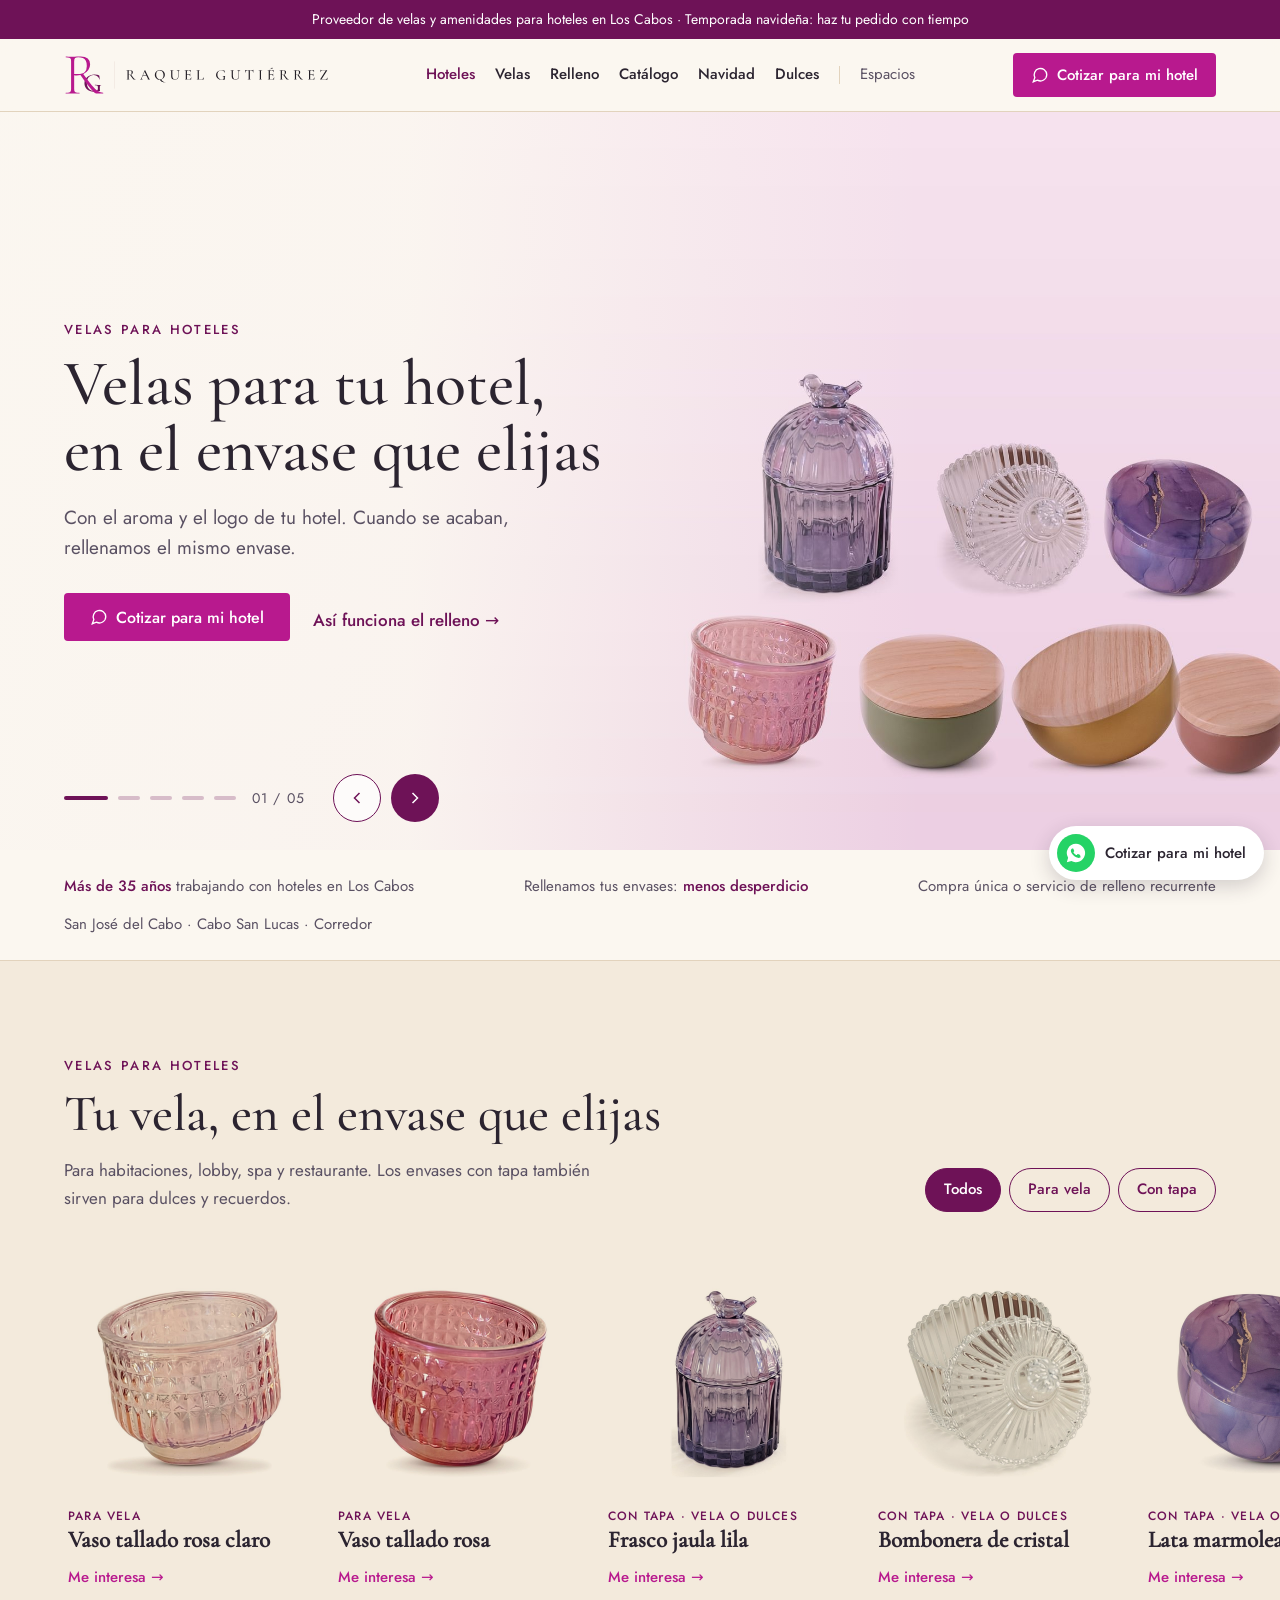
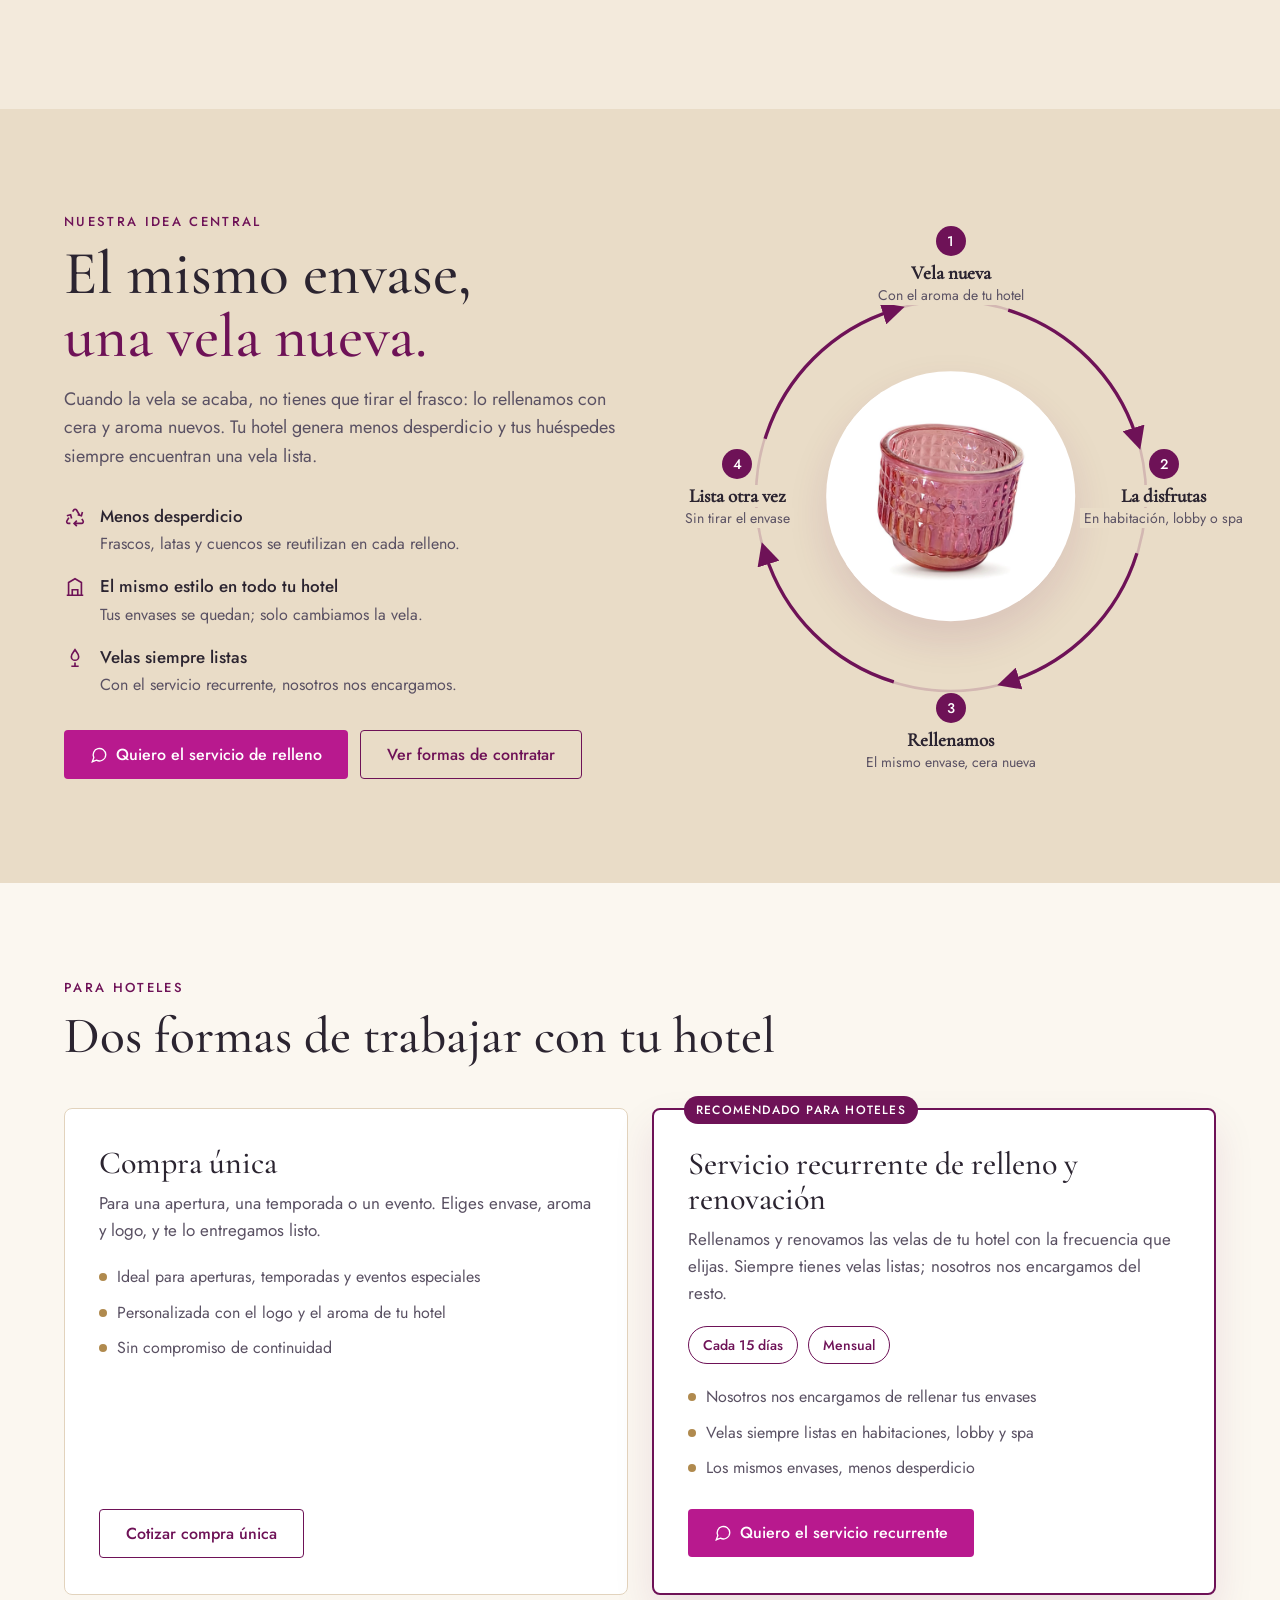
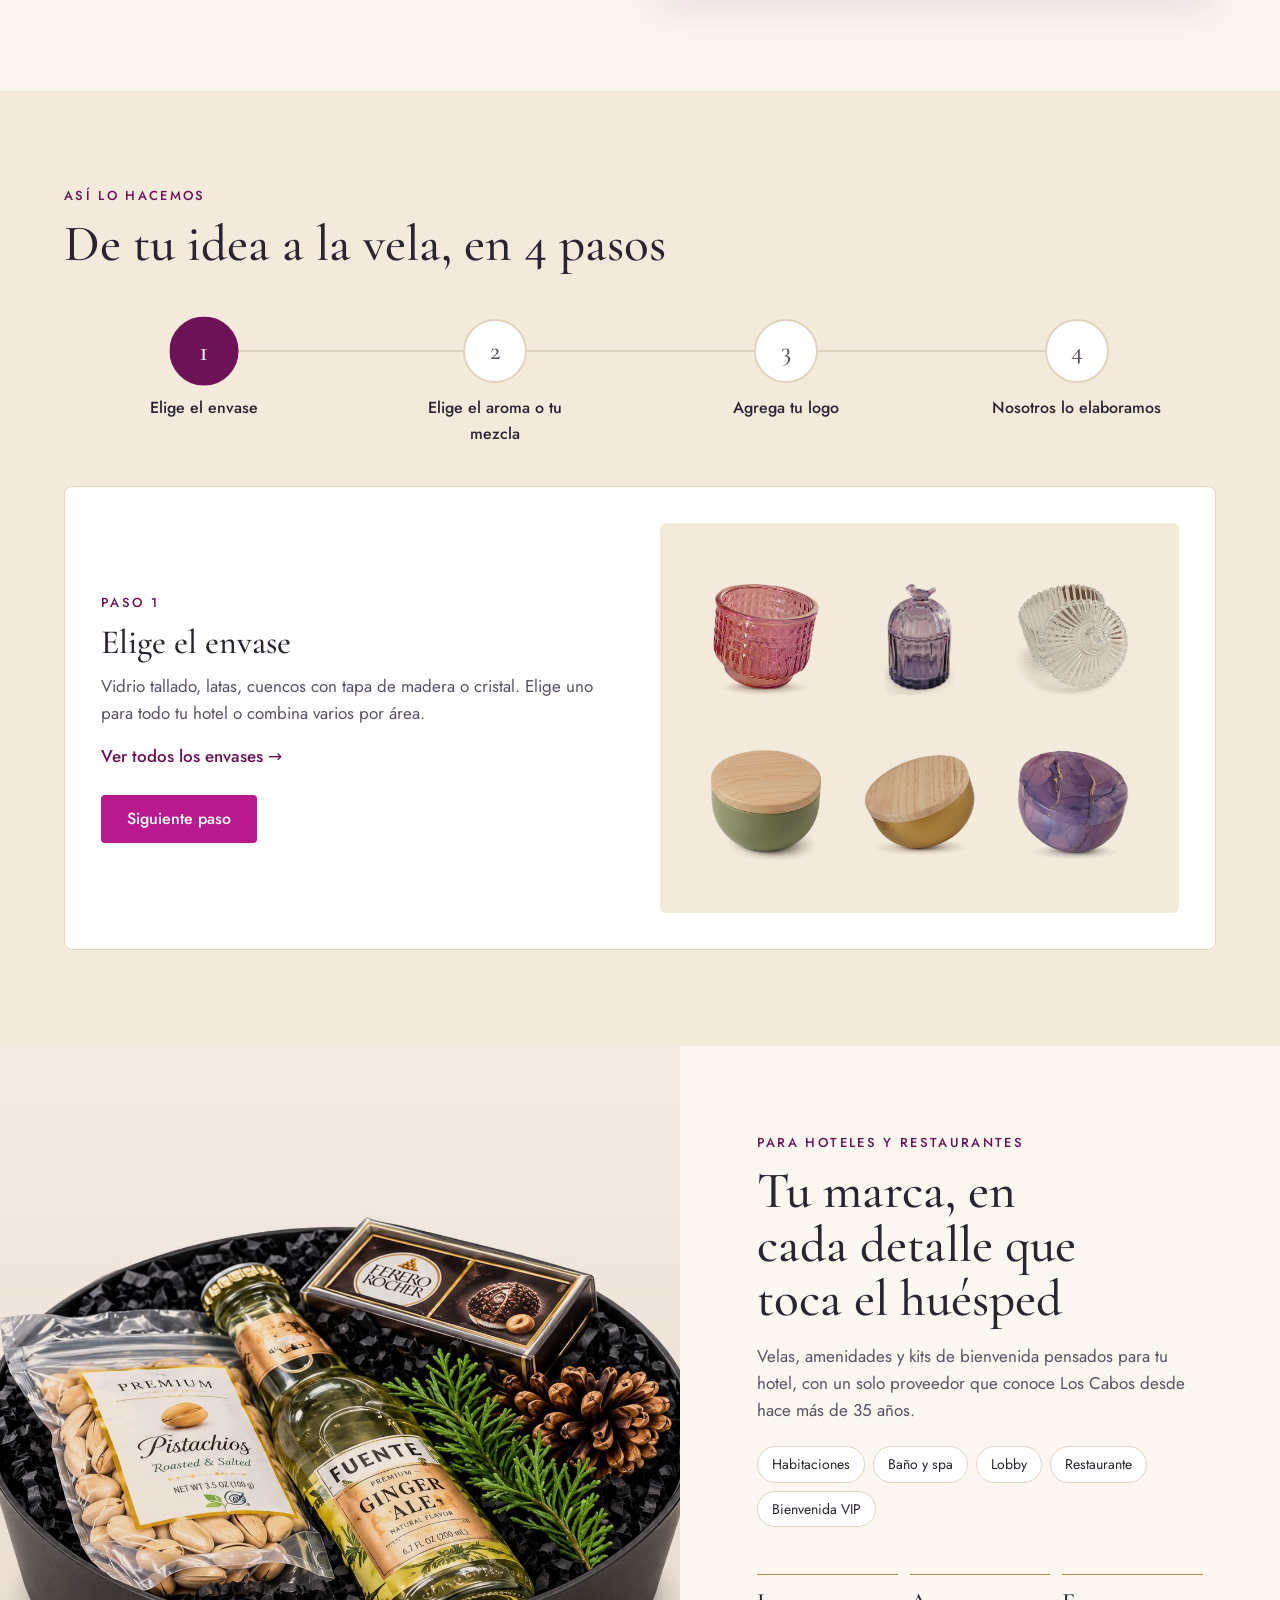
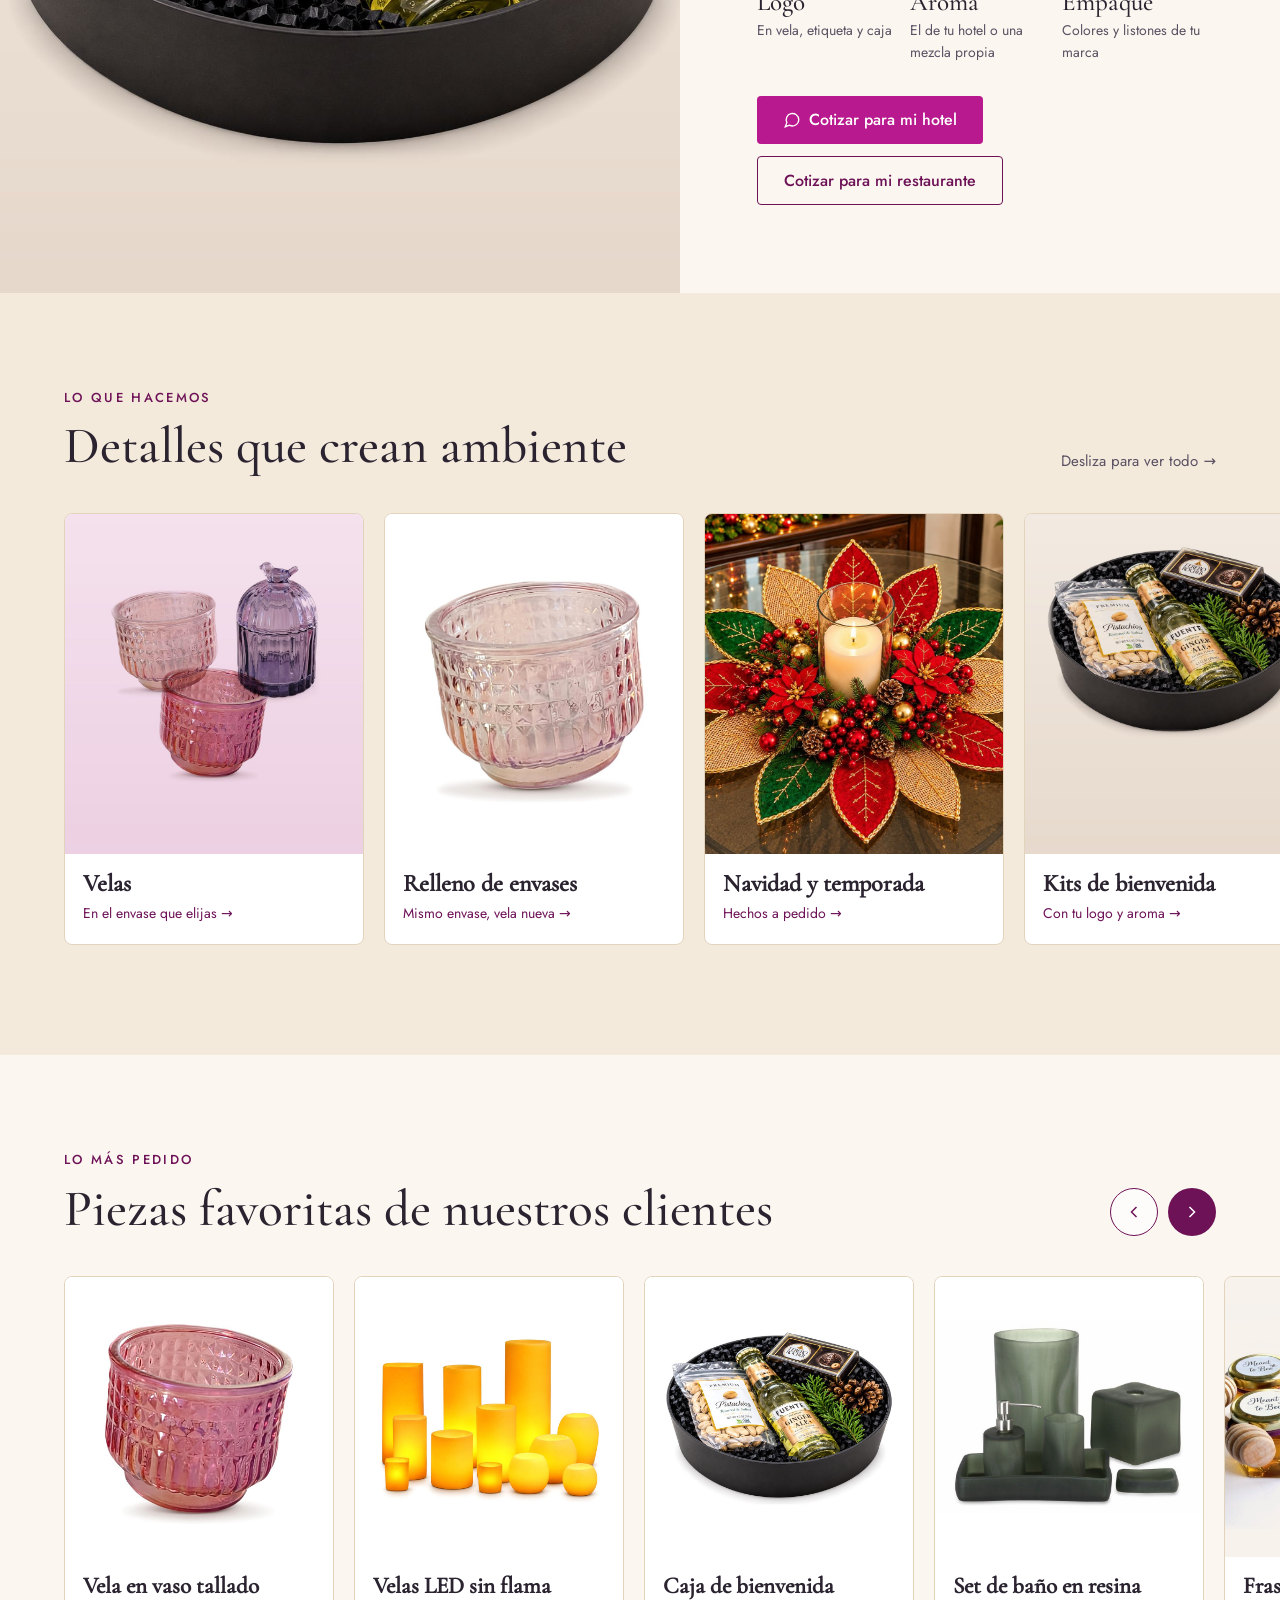
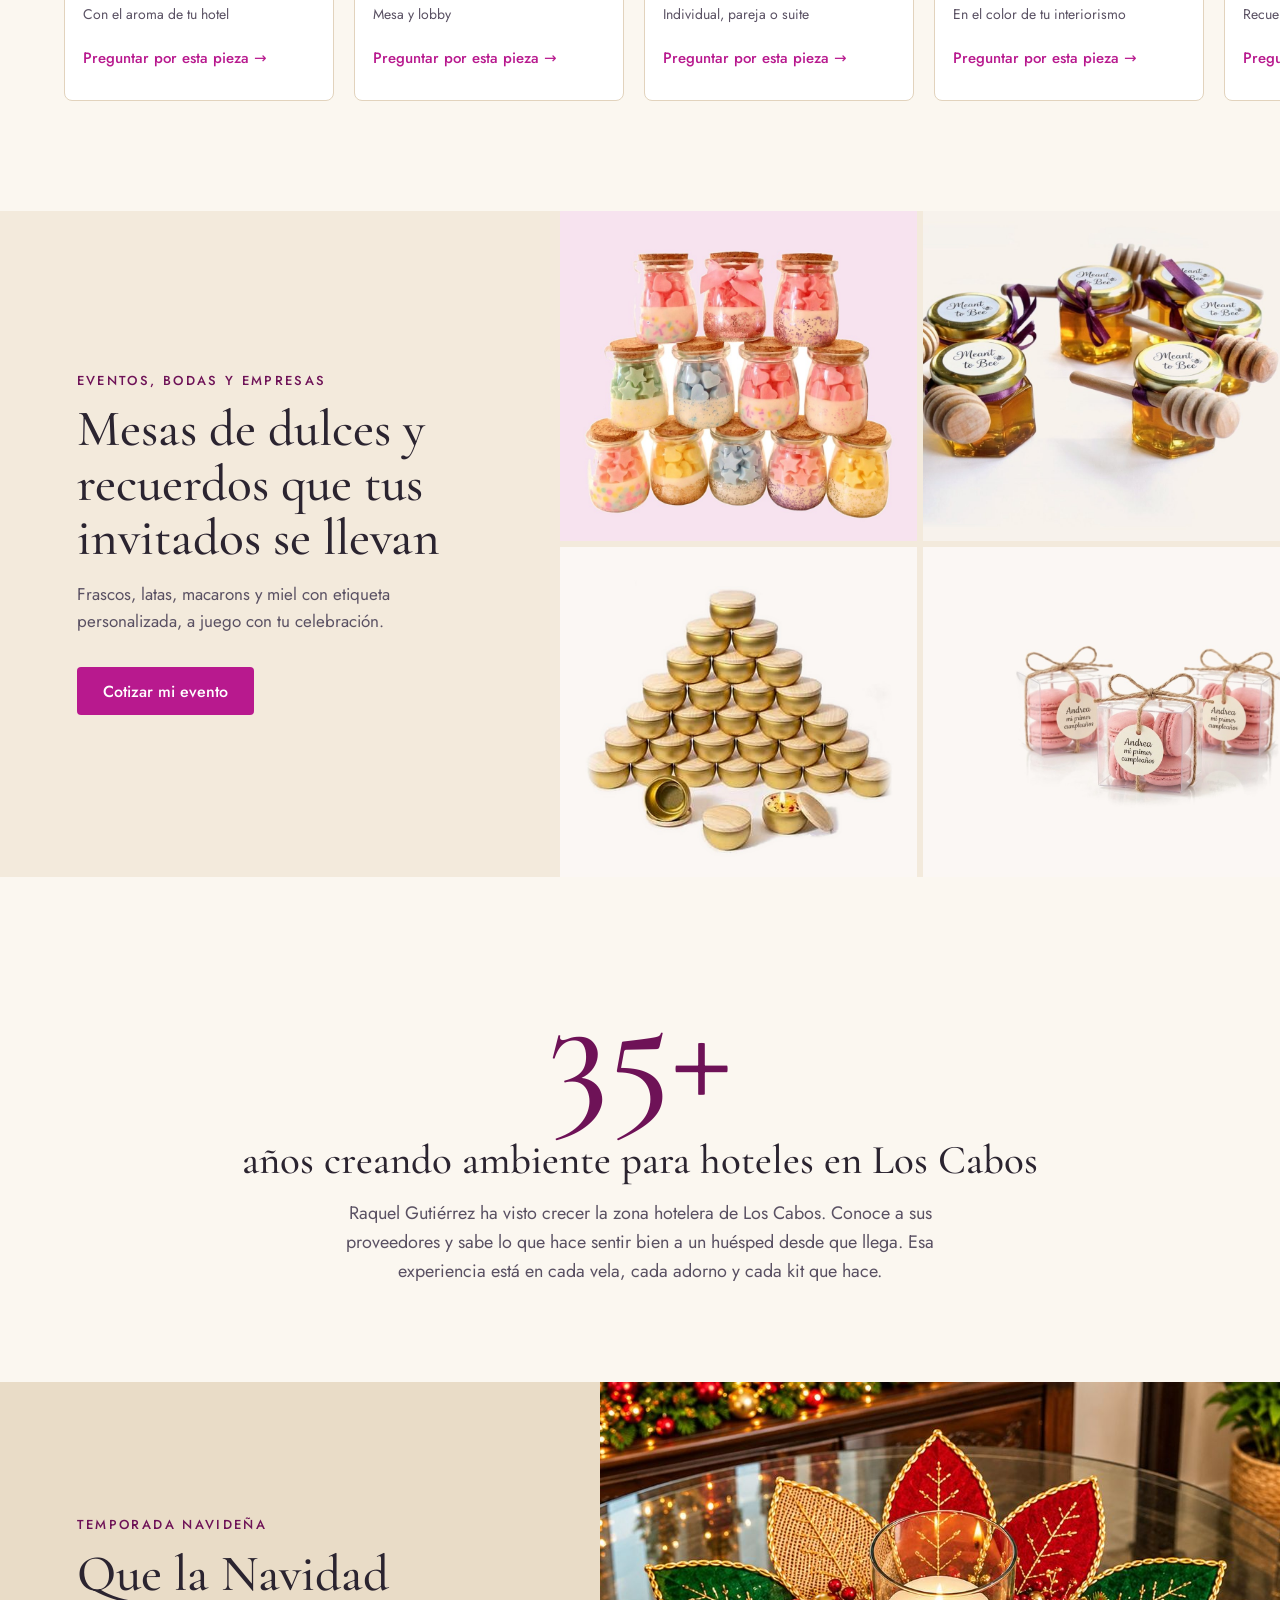
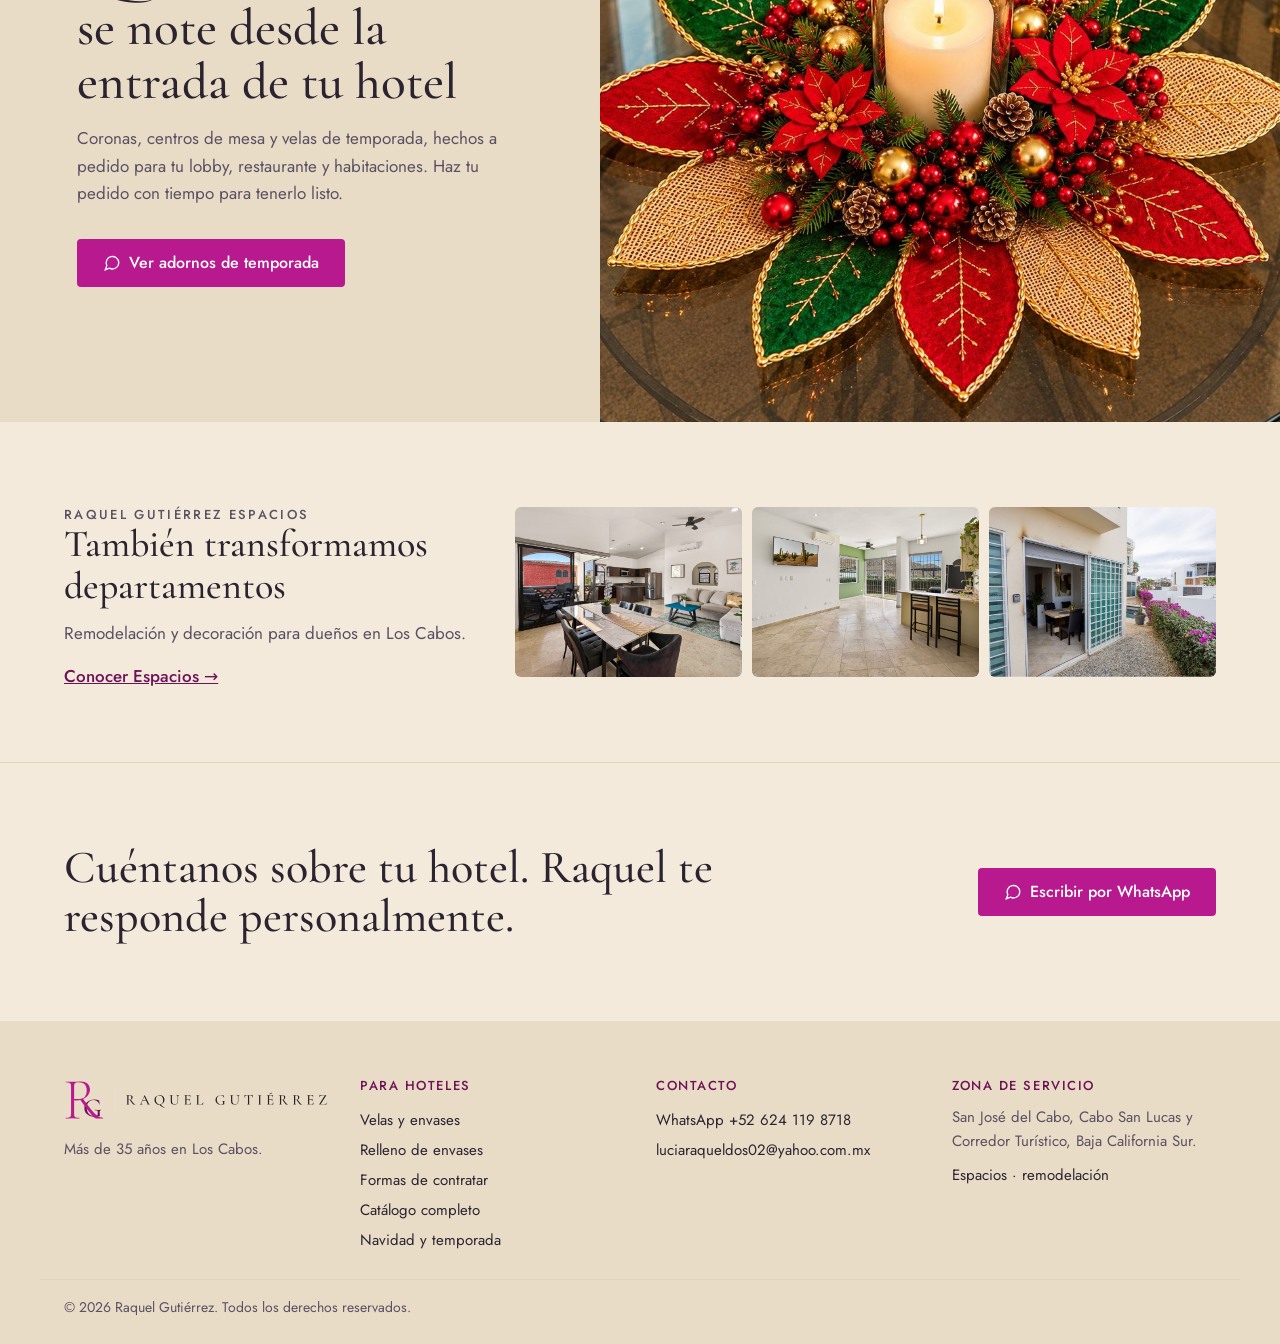
<file: index.html>
<!DOCTYPE html>
<html lang="es">
<head>
<meta charset="utf-8">
<meta name="viewport" content="width=device-width, initial-scale=1">
<meta name="robots" content="index, follow">
<title>Raquel Gutiérrez · Velas y amenidades para hoteles en Los Cabos</title>
<meta name="description" content="Celebramos momentos y transformamos espacios. Velas, decoración y amenidades para hoteles y restaurantes, y renovación de departamentos en Los Cabos. Más de 35 años.">
<link rel="canonical" href="https://raqueldecoracion.com/">
<meta property="og:type" content="website">
<meta property="og:locale" content="es_MX">
<meta property="og:site_name" content="Raquel Gutiérrez">
<meta property="og:title" content="Raquel Gutiérrez · Celebramos momentos. Transformamos espacios.">
<meta property="og:description" content="Detalles para hoteles, restaurantes y eventos, y renovación de espacios en Los Cabos. Más de 35 años.">
<meta property="og:url" content="https://raqueldecoracion.com/">
<meta property="og:image" content="https://raqueldecoracion.com/img/og-raquel-gutierrez.jpg">
<meta property="og:image:width" content="1200">
<meta property="og:image:height" content="630">
<meta property="og:image:alt" content="Logo de Raquel Gutiérrez · Proyectos, construcción y decoración">
<meta name="twitter:card" content="summary_large_image">
<meta name="twitter:title" content="Raquel Gutiérrez · Celebramos momentos. Transformamos espacios.">
<meta name="twitter:description" content="Detalles para hoteles, restaurantes y eventos, y renovación de espacios en Los Cabos. Más de 35 años.">
<meta name="twitter:image" content="https://raqueldecoracion.com/img/og-raquel-gutierrez.jpg">
<meta name="theme-color" content="#6E1257">
<link rel="icon" type="image/svg+xml" href="marca-rg/logos/svg/rg-icono-fucsia.svg">
<link rel="apple-touch-icon" href="marca-rg/logos/png/rg-icono-fucsia-180.png">
<link rel="stylesheet" href="marca-rg/brand.css">
<link rel="stylesheet" href="marca-rg/sitio.css?v=20261120b">
<script>(function(){try{var t=new URLSearchParams(location.search).get("tema")||sessionStorage.getItem("rg-tema");if(t==="rosa"||t==="crema"){document.documentElement.setAttribute("data-tema",t);sessionStorage.setItem("rg-tema",t);}}catch(e){}})();</script>
<style>
*,*::before,*::after{box-sizing:border-box}
html{scroll-behavior:smooth}
body{margin:0;background:var(--f1);color:var(--t1);font:400 17px/1.6 var(--rg-font-sans);-webkit-font-smoothing:antialiased}
img{max-width:100%;height:auto;display:block}
a{color:inherit}
.sr{position:absolute;width:1px;height:1px;padding:0;margin:-1px;overflow:hidden;clip:rect(0,0,0,0);white-space:nowrap;border:0}
.wrap{max-width:1200px;margin:0 auto;padding:0 24px}
.over{margin:0 0 12px;font:500 13px/1.4 var(--rg-font-sans);letter-spacing:.18em;text-transform:uppercase;color:var(--acento)}
.h2{margin:0;font:500 clamp(34px,4vw,54px)/1.06 var(--rg-font-display);color:var(--t1);text-wrap:balance}
.cuerpo{margin:16px 0 0;color:var(--t2);max-width:560px}
.btn{display:inline-flex;align-items:center;gap:8px;min-height:48px;padding:14px 26px;border-radius:4px;font:500 16px/1.2 var(--rg-font-sans);text-decoration:none;transition:background .2s,color .2s,border-color .2s;cursor:pointer}
.btn svg{flex:none}
.btn--fucsia{background:var(--boton);color:#fff;border:0}.btn--fucsia:hover{background:var(--boton-hover)}
.btn--linea{border:1.5px solid var(--acento);color:var(--acento);background:transparent}.btn--linea:hover{background:var(--acento);color:#fff}
.link{font-weight:500;color:var(--acento);text-decoration:none}.link:hover{text-decoration:underline}
.btns{display:flex;flex-wrap:wrap;gap:12px;margin-top:32px}
.sec{padding:96px 0}
.sec--f2{background:var(--f2)}
.sec--f3{background:var(--f3)}
.sec__head{display:flex;flex-wrap:wrap;justify-content:space-between;align-items:flex-end;gap:16px}

.hd__in{display:flex;align-items:center;justify-content:space-between;gap:20px;padding-top:14px;padding-bottom:14px}
.hd__logo img{height:40px;width:auto}
.hd__nav{display:flex;align-items:center;gap:6px 20px;font-size:15px;font-weight:500;white-space:nowrap}
.hd__nav a{color:var(--t1);text-decoration:none;padding:6px 0;border-bottom:1.5px solid transparent}
.hd__nav a:hover{border-bottom-color:var(--boton)}
.hd__nav a.hot{color:var(--acento)}
.hd__nav .sep{width:1px;height:18px;background:var(--linea)}
.hd__nav .secu{color:var(--t2);font-weight:400}
.hd__wa{white-space:nowrap;background:var(--boton);color:#fff;text-decoration:none;font-weight:500;font-size:15px;padding:11px 18px;min-height:44px;display:inline-flex;align-items:center;gap:8px;border-radius:4px}
.hd__burger{display:none;width:48px;height:48px;border:0;background:transparent;color:var(--t1);cursor:pointer;align-items:center;justify-content:center}
.menu__top{display:flex;align-items:center;justify-content:space-between}
.menu__top img{height:40px;width:auto}
.menu__close{width:48px;height:48px;border:0;background:transparent;color:var(--t1);font-size:34px;cursor:pointer}

/* Portada deslizante clara */
.hero{position:relative;height:clamp(560px,82vh,780px);background:var(--f2);overflow:hidden}
.slide{position:absolute;inset:0;opacity:0;visibility:hidden;transition:opacity .9s ease,visibility 0s linear .9s}
.slide.is-on{opacity:1;visibility:visible;transition:opacity .9s ease}
.slide img{position:absolute;inset:0;width:100%;height:100%;object-fit:cover}
.slide::after{content:"";position:absolute;inset:0;background:linear-gradient(90deg,rgba(var(--scrim),.97) 0%,rgba(var(--scrim),.9) 32%,rgba(var(--scrim),.35) 56%,rgba(var(--scrim),0) 72%)}
.slide__txt{position:absolute;inset:0;z-index:2;display:flex;align-items:center}
.slide__txt > .wrap{width:100%}
.slide__box{max-width:600px}
.slide h1,.slide h2{margin:0;font:500 clamp(40px,5vw,70px)/1.03 var(--rg-font-display);color:var(--t1);text-wrap:balance}
.slide p.sub{margin:20px 0 0;font-size:19px;color:var(--t2);max-width:480px}
.slide .btn{margin-top:30px}
.hero__ctl{position:absolute;left:0;right:0;bottom:28px;z-index:5}
.hero__ctl .wrap{display:flex;align-items:center;gap:28px}
.dots{display:flex;align-items:center;gap:10px}
.dot{height:4px;width:22px;border:0;padding:0;border-radius:2px;background:rgba(110,18,87,.25);cursor:pointer;transition:width .3s,background .3s}
.dot[aria-current="true"]{width:44px;background:var(--acento)}
.count{margin-left:6px;font-size:14px;letter-spacing:.08em;color:var(--t2)}
.arrows{display:flex;gap:10px}
.arrow{width:48px;height:48px;border-radius:50%;border:1px solid var(--acento);background:rgba(255,255,255,.7);color:var(--acento);cursor:pointer;display:flex;align-items:center;justify-content:center}
.arrow:hover{background:var(--acento);color:#fff}
.arrow--lleno{background:var(--acento);color:#fff;border:0}

/* Franja */
.franja{background:var(--f1);border-bottom:1px solid var(--linea)}
.franja .wrap{display:flex;flex-wrap:wrap;justify-content:space-between;gap:14px 32px;padding-top:24px;padding-bottom:24px;font-size:15px;color:var(--t2)}
.franja b{font-weight:500;color:var(--acento)}

/* Rieles */
.riel{margin-top:40px;display:grid;grid-auto-flow:column;gap:20px;overflow-x:auto;scroll-snap-type:x mandatory;scroll-padding:0 max(24px,calc((100% - 1152px)/2));padding:0 max(24px,calc((100% - 1152px)/2)) 14px;scrollbar-width:thin;scrollbar-color:var(--linea) transparent}
.riel--env{grid-auto-columns:min(250px,64vw)}
.riel--cat{grid-auto-columns:min(300px,74vw)}
.riel--prod{grid-auto-columns:min(270px,70vw)}

/* Envases */
.env{scroll-snap-align:start;display:flex;flex-direction:column}
.env[hidden]{display:none}
.env img{width:100%;aspect-ratio:1/1;object-fit:contain;mix-blend-mode:multiply;transition:transform .5s ease}
.env:hover img{transform:translateY(-6px)}
.env__txt{padding:6px 4px 0;display:flex;flex-direction:column;gap:2px}
.env__tag{font:500 12px/1.4 var(--rg-font-sans);letter-spacing:.1em;text-transform:uppercase;color:var(--acento)}
.env__txt b{font:600 23px/1.15 var(--rg-font-display)}
.env__txt a{color:var(--boton);font-weight:500;font-size:15px;text-decoration:none;min-height:44px;display:inline-flex;align-items:center}
.chips{display:flex;flex-wrap:wrap;gap:8px}
.chip{font:500 15px/1 var(--rg-font-sans);min-height:44px;padding:10px 18px;border-radius:999px;border:1px solid var(--acento);background:transparent;color:var(--acento);cursor:pointer}
.chip[aria-pressed="true"]{background:var(--acento);color:#fff}

/* Reciclaje y relleno */
.relleno{background:var(--f3);position:relative;overflow:hidden}
.relleno .wrap{display:grid;grid-template-columns:minmax(0,1.05fr) minmax(0,1fr);gap:64px;align-items:center;padding-top:104px;padding-bottom:104px}
.relleno h2{margin:0;font:500 clamp(40px,4.8vw,66px)/1.02 var(--rg-font-display);color:var(--t1);text-wrap:balance}
.relleno h2 em{font-style:normal;color:var(--acento)}
.ciclo{position:relative;width:100%;max-width:520px;aspect-ratio:1/1;margin:0 auto}
.ciclo svg.anillo{position:absolute;inset:0;width:100%;height:100%}
.ciclo__centro{position:absolute;left:50%;top:50%;width:48%;transform:translate(-50%,-50%);border-radius:50%;background:var(--tarjeta);box-shadow:0 18px 40px rgba(110,18,87,.12);aspect-ratio:1/1;display:flex;align-items:center;justify-content:center;overflow:hidden}
.ciclo__centro img{width:84%;height:84%;object-fit:contain}
.ciclo__paso{position:absolute;width:42%;text-align:center;font-size:14px;line-height:1.35;color:var(--t2)}
.ciclo__paso small{font-size:inherit;background:var(--f3);padding:0 4px}
.ciclo__paso b{display:table;margin-left:auto;margin-right:auto;padding:0 6px;background:var(--f3);font:600 19px/1.15 var(--rg-font-display);color:var(--t1);margin-bottom:2px}
.ciclo__paso i{font-style:normal;display:inline-flex;align-items:center;justify-content:center;width:30px;height:30px;border-radius:50%;background:var(--acento);color:#fff;font:500 14px/1 var(--rg-font-sans);margin-bottom:6px}
.ciclo__paso--n{left:29%;top:-2%}.ciclo__paso--e{right:-12%;top:41%}.ciclo__paso--s{left:29%;bottom:-3%}.ciclo__paso--o{left:-12%;top:41%}
.beneficios{list-style:none;margin:32px 0 0;padding:0;display:grid;gap:16px}
.beneficios li{display:flex;gap:14px;align-items:flex-start}
.beneficios svg{flex:none;margin-top:3px;color:var(--acento)}
.beneficios b{display:block;font-weight:500}
.beneficios span{color:var(--t2);font-size:16px}

/* Modalidades */
.modos{display:grid;grid-template-columns:repeat(2,minmax(0,1fr));gap:24px;margin-top:44px}
.modo{background:var(--tarjeta);border:1px solid var(--linea);border-radius:8px;padding:36px 34px;display:flex;flex-direction:column;position:relative}
.modo--rec{border:2px solid var(--acento);box-shadow:0 18px 40px rgba(110,18,87,.10)}
.modo__badge{position:absolute;top:-14px;left:30px;background:var(--acento);color:#fff;font:500 12px/1 var(--rg-font-sans);letter-spacing:.1em;text-transform:uppercase;padding:8px 12px;border-radius:999px}
.modo h3{margin:0;font:500 32px/1.1 var(--rg-font-display)}
.modo p.cuerpo{margin-top:10px}
.modo ul{list-style:none;margin:20px 0 28px;padding:0;display:grid;gap:10px;flex:1;align-content:start}
.modo li{display:flex;gap:10px;color:var(--t2);font-size:16px}
.modo li::before{content:"";flex:none;width:8px;height:8px;margin-top:9px;border-radius:50%;background:var(--oro)}
.modo .btn{align-self:flex-start}
.frecuencias{display:flex;gap:10px;flex-wrap:wrap;margin-top:18px}
.frecuencias span{border:1px solid var(--acento);color:var(--acento);border-radius:999px;padding:7px 14px;font-size:14px;font-weight:500}

/* Proceso interactivo */
.proceso__linea{position:relative;display:grid;grid-template-columns:repeat(4,minmax(0,1fr));gap:12px;margin-top:48px}
.proceso__linea::before{content:"";position:absolute;left:12.5%;right:12.5%;top:31px;height:2px;background:var(--linea)}
.proceso__linea .barra-av{position:absolute;left:12.5%;top:31px;height:2px;background:var(--acento);transition:width .4s ease}
.paso{position:relative;z-index:1;display:flex;flex-direction:column;align-items:center;gap:12px;text-align:center;background:none;border:0;padding:0;cursor:pointer;font:inherit;color:var(--t2)}
.paso__num{font-variant-numeric:lining-nums;width:64px;height:64px;border-radius:50%;background:var(--tarjeta);border:2px solid var(--linea);display:flex;align-items:center;justify-content:center;font:500 26px/1 var(--rg-font-display);color:var(--t2);transition:all .3s}
.paso__nom{font-weight:500;font-size:16px;max-width:180px;color:var(--t1)}
.paso[aria-selected="true"] .paso__num{background:var(--acento);border-color:var(--acento);color:#fff;transform:scale(1.08)}
.paso.hecho .paso__num{border-color:var(--acento);color:var(--acento)}
.panel{margin-top:40px;background:var(--tarjeta);border:1px solid var(--linea);border-radius:8px;padding:36px;display:grid;grid-template-columns:minmax(0,1fr) minmax(0,1fr);gap:40px;align-items:center}
.panel[hidden]{display:none}
.panel h3{margin:0;font:500 34px/1.1 var(--rg-font-display)}
.panel .cuerpo{margin-top:12px}
.panel__img{background:var(--f2);border-radius:6px;aspect-ratio:4/3;display:flex;align-items:center;justify-content:center;overflow:hidden}
.panel__img img{width:100%;height:100%;object-fit:cover}
.panel__img img.contain{object-fit:contain;mix-blend-mode:multiply;padding:6%}
.mini-env{display:grid;grid-template-columns:repeat(3,minmax(0,1fr));gap:4px;width:100%;height:100%;padding:6%}
.mini-env img{object-fit:contain;mix-blend-mode:multiply}
.aromas{display:flex;flex-wrap:wrap;gap:8px;margin-top:20px;padding:0;list-style:none}
.aromas li{border:1px solid var(--linea);background:var(--f1);border-radius:999px;padding:7px 14px;font-size:14px}
.aromas li.mezcla{border-color:var(--acento);color:var(--acento);font-weight:500}
.nota{margin-top:18px;display:flex;gap:12px;align-items:flex-start;background:var(--f2);border-radius:6px;padding:14px 16px;font-size:15px;color:var(--t1)}
.nota svg{flex:none;color:var(--acento);margin-top:2px}
.panel__nav{display:flex;gap:10px;margin-top:24px}

/* Categorías claras */
.cat{scroll-snap-align:start;display:flex;flex-direction:column;text-decoration:none;color:var(--t1);background:var(--tarjeta);border-radius:8px;overflow:hidden;border:1px solid var(--linea)}
.cat img{width:100%;height:340px;object-fit:cover;transition:transform .6s ease}
.cat:hover img{transform:scale(1.03)}
.cat__txt{padding:16px 18px 20px}
.cat__txt b{display:block;font:600 24px/1.15 var(--rg-font-display)}
.cat__txt span{display:block;margin-top:4px;font-size:14px;color:var(--acento)}

/* Productos */
.prod{scroll-snap-align:start;background:var(--tarjeta);border-radius:8px;overflow:hidden;border:1px solid var(--linea);display:flex;flex-direction:column}
.prod img{width:100%;height:280px;object-fit:contain;background:#fff}
.prod img.cover{object-fit:cover}
.prod__txt{padding:16px 18px 20px;display:flex;flex-direction:column;flex:1}
.prod__txt b{font:600 23px/1.15 var(--rg-font-display)}
.prod__txt span{margin:4px 0 10px;font-size:14px;color:var(--t2);flex:1}
.prod__txt a{color:var(--boton);font-weight:500;font-size:15px;text-decoration:none;min-height:44px;display:inline-flex;align-items:center}

/* Bloques partidos */
.split{display:flex;flex-wrap:wrap;min-height:640px}
.split--rev{flex-wrap:wrap-reverse}
.split__img{flex:1 1 540px;min-height:420px;position:relative}
.split__img > img{position:absolute;inset:0;width:100%;height:100%;object-fit:cover}
.split__txt{flex:1 1 460px;padding:88px clamp(24px,6vw,96px);display:flex;flex-direction:column;justify-content:center}
.pers{display:grid;grid-template-columns:repeat(3,minmax(0,1fr));gap:12px;margin-top:30px}
.pers div{border-top:1px solid var(--oro);padding-top:12px}
.pers b{display:block;font:500 25px/1.2 var(--rg-font-display);color:var(--t1)}
.pers span{display:block;margin-top:2px;font-size:14px;color:var(--t2)}
.areas{display:flex;flex-wrap:wrap;gap:8px;margin-top:22px;padding:0;list-style:none}
.areas li{background:var(--tarjeta);border:1px solid var(--linea);border-radius:999px;padding:6px 14px;font-size:14px;color:var(--t1)}
.mosaico{flex:1 1 600px;display:grid;grid-template-columns:repeat(2,minmax(0,1fr));grid-auto-rows:330px;gap:6px}
.mosaico img{width:100%;height:100%;object-fit:cover}

/* Sobre Raquel */
.raquel .wrap{display:flex;justify-content:center;text-align:center;padding-top:96px;padding-bottom:96px}
.raquel__txt{max-width:860px;min-width:0}
.raquel__txt .cuerpo{margin-left:auto;margin-right:auto;max-width:680px}
.cifra{font-variant-numeric:lining-nums;margin:0;font:500 clamp(96px,12vw,160px)/.9 var(--rg-font-display);color:var(--acento)}
.raquel__txt .cifra{line-height:1;margin-bottom:10px}
.raquel__txt h2{margin:12px 0 0;font:500 clamp(30px,3.2vw,44px)/1.1 var(--rg-font-display)}

/* Espacios */
.espacios .wrap{display:flex;flex-wrap:wrap;gap:40px;align-items:center;padding-top:72px;padding-bottom:72px}
.espacios__txt{flex:1 1 320px}
.espacios__txt h2{margin:0;font:500 clamp(28px,3vw,38px)/1.1 var(--rg-font-display)}
.espacios__txt p{margin:12px 0 0;color:var(--t2)}
.espacios__txt a{display:inline-block;margin-top:16px;color:var(--acento);font-weight:500}
.espacios__fotos{flex:2 1 520px;display:grid;grid-template-columns:repeat(3,minmax(0,1fr));gap:10px}
.espacios__fotos img{width:100%;aspect-ratio:4/3;object-fit:cover;border-radius:6px}

/* Cierre y pie */
.cierre{background:var(--f2);border-top:1px solid var(--linea)}
.cierre .wrap{display:flex;flex-wrap:wrap;align-items:center;justify-content:space-between;gap:28px;padding-top:80px;padding-bottom:80px}
.cierre h2{margin:0;max-width:680px;font:500 clamp(32px,3.6vw,50px)/1.06 var(--rg-font-display);color:var(--t1)}
.ft__grid{display:grid;grid-template-columns:repeat(auto-fit,minmax(220px,1fr));gap:32px;padding-top:56px;padding-bottom:24px}
.ft__grid img{height:50px;width:auto}
.ft__links{line-height:2}
.ft__legal{border-top:1px solid var(--linea);padding-top:16px;padding-bottom:26px;font-size:14px}



:focus-visible{outline:2px solid var(--boton);outline-offset:3px}

@media (max-width:1180px){
  .hd__nav,.hd__wa{display:none}
  .hd__burger{display:inline-flex}
}
@media (max-width:900px){
  .relleno .wrap{grid-template-columns:1fr;gap:56px}
  .modos{grid-template-columns:1fr}
  .panel{grid-template-columns:1fr;gap:24px;padding:24px}
}
@media (max-width:720px){
  .hd__logo img{height:38px}
  .hero{height:clamp(560px,86vh,720px)}
  .slide::after{background:linear-gradient(180deg,rgba(var(--scrim),0) 0%,rgba(var(--scrim),.15) 30%,rgba(var(--scrim),.92) 58%,rgba(var(--scrim),.98) 100%)}
  .slide img{height:58%}
  .slide img[style]{object-position:86% 78%!important}
  .slide::after{background:linear-gradient(180deg,rgba(var(--scrim),0) 0%,rgba(var(--scrim),0) 40%,rgba(var(--scrim),.96) 56%,rgba(var(--scrim),1) 100%)}
  .slide__txt{align-items:flex-end;padding-bottom:84px}
  .slide p.sub{font-size:17px}
  .arrows{display:none}
  .sec{padding:72px 0}
  .split{min-height:0}
  .split__img{min-height:320px}
  .split__txt{padding:60px 24px}
  .mosaico{grid-auto-rows:170px}
  .pers{grid-template-columns:1fr}
  .raquel .wrap{gap:36px;padding-top:72px;padding-bottom:72px}
  .espacios__fotos{grid-template-columns:1fr 1fr}
  .espacios__fotos img:nth-child(3){display:none}
  .relleno .wrap{padding-top:72px;padding-bottom:80px}
  .ciclo{max-width:300px}
  .ciclo__paso small{display:none}
  .ciclo__paso{width:36%;font-size:12.5px}
  .ciclo__paso b{font-size:16px}
  .ciclo__paso--n{left:32%}.ciclo__paso--s{left:32%;bottom:-8%}
  .ciclo__paso--e{right:-14%;top:44%}.ciclo__paso--o{left:-14%;top:44%}
  .proceso__linea{grid-template-columns:repeat(4,minmax(0,1fr));gap:4px}
  .paso__num{width:52px;height:52px;font-size:22px}
  .proceso__linea::before,.proceso__linea .barra-av{top:25px}
  .paso__nom{font-size:13px}
}
@media (prefers-reduced-motion:reduce){
  html{scroll-behavior:auto}
  .slide,.slide.is-on,.cat img,.menu,.paso__num,.barra-av{transition:none}
}
</style>
<script type="application/ld+json">
{
  "@context": "https://schema.org",
  "@type": "LocalBusiness",
  "@id": "https://raqueldecoracion.com/#negocio",
  "name": "Raquel Gutiérrez",
  "description": "Proyectos, construcción y decoración en Los Cabos: detalles y amenidades para hoteles, restaurantes y eventos, y renovación de espacios. Más de 35 años.",
  "url": "https://raqueldecoracion.com/",
  "logo": "https://raqueldecoracion.com/marca-rg/logos/png/rg-icono-fucsia-512.png",
  "image": "https://raqueldecoracion.com/img/og-raquel-gutierrez.jpg",
  "telephone": "+52 624 119 8718",
  "address": {
    "@type": "PostalAddress",
    "addressLocality": "Los Cabos",
    "addressRegion": "Baja California Sur",
    "addressCountry": "MX"
  },
  "areaServed": {
    "@type": "Place",
    "name": "Los Cabos, Baja California Sur"
  }
}
</script>
</head>
<body>

<div class="sg-barra">Proveedor de velas y amenidades para hoteles en Los Cabos · Temporada navideña: haz tu pedido con tiempo</div>

<header class="sg-hd">
  <div class="sg-wrap sg-hd__in">
    <a class="sg-hd__logo" href="index.html" aria-label="Raquel Gutiérrez, inicio"><img src="marca-rg/logos/svg/rg-logo-header.svg" alt="Raquel Gutiérrez" width="265" height="40"></a>
    <nav class="sg-hd__nav" aria-label="Principal">
      <a class="hot" href="#hoteles">Hoteles</a>
      <a href="#envases">Velas</a>
      <a href="#relleno">Relleno</a>
      <a href="detalles.html">Catálogo</a>
      <a href="#temporada">Navidad</a>
      <a href="#dulces">Dulces</a>
      <span class="sep" aria-hidden="true"></span>
      <a class="secu" href="espacios.html">Espacios</a>
    </nav>
    <a class="sg-hd__wa" data-wa="Hola Raquel, represento a un hotel en Los Cabos y me gustaría conocer su catálogo de velas y amenidades." href="https://wa.me/526241198718" target="_blank" rel="noopener"><svg width="18" height="18" viewBox="0 0 24 24" fill="none" stroke="currentColor" stroke-width="1.8" aria-hidden="true"><path d="M21 11.5a8.4 8.4 0 0 1-12.4 7.4L3 21l2.1-5.5A8.4 8.4 0 1 1 21 11.5z"/></svg> Cotizar para mi hotel</a>
    <button class="sg-hd__burger" id="sg-burger" aria-label="Abrir menú" aria-expanded="false" aria-controls="sg-menu"><svg width="26" height="26" viewBox="0 0 24 24" fill="none" stroke="currentColor" stroke-width="1.8" aria-hidden="true"><path d="M4 7h16M4 12h16M4 17h16"/></svg></button>
  </div>
</header>

<div class="sg-menu" id="sg-menu" role="dialog" aria-modal="true" aria-label="Menú">
  <div class="sg-menu__top"><img src="marca-rg/logos/svg/rg-logo-header.svg" alt="Raquel Gutiérrez" width="252" height="38"><button class="sg-menu__close" id="sg-menu-close" aria-label="Cerrar menú">×</button></div>
  <nav aria-label="Menú móvil">
    <a href="index.html" aria-current="page">Inicio</a>
    <a href="#hoteles">Para hoteles</a>
    <a href="#envases">Velas y envases</a>
    <a href="#relleno">Relleno de envases</a>
    <a href="#modalidades">Formas de contratar</a>
    <a href="detalles.html">Catálogo completo</a>
    <a href="#temporada">Navidad y temporada</a>
    <a href="#dulces">Mesas de dulces</a>
    <a class="secu" href="espacios.html">Espacios · remodelación</a>
  </nav>
  <a class="sg-hd__wa" data-wa="Hola Raquel, represento a un hotel en Los Cabos y me gustaría conocer su catálogo de velas y amenidades." href="https://wa.me/526241198718" target="_blank" rel="noopener"><svg width="18" height="18" viewBox="0 0 24 24" fill="none" stroke="currentColor" stroke-width="1.8" aria-hidden="true"><path d="M21 11.5a8.4 8.4 0 0 1-12.4 7.4L3 21l2.1-5.5A8.4 8.4 0 1 1 21 11.5z"/></svg> Cotizar para mi hotel</a>
</div>

<h1 class="sr">Raquel Gutiérrez: velas, relleno de envases, amenidades, kits de bienvenida y decoración navideña para hoteles en Los Cabos. Más de 35 años.</h1>

<section class="hero" id="hero" aria-roledescription="carrusel" aria-label="Lo que hacemos para hoteles">
  <div class="slide is-on" data-wa-ctx="Hola Raquel, represento a un hotel en Los Cabos y me gustaría conocer sus velas y envases." data-wa-label="Cotizar para mi hotel">
    <img src="img/envases/portada-envases.jpg" alt="Envases para velas: vidrio tallado rosa, frasco jaula lila, bombonera de cristal, lata marmoleada y cuencos con tapa de madera" width="2400" height="1350" style="object-position:78% 60%">
    <div class="slide__txt"><div class="wrap"><div class="slide__box">
      <p class="over">Velas para hoteles</p>
      <h2>Velas para tu hotel, en el envase que elijas</h2>
      <p class="sub">Con el aroma y el logo de tu hotel. Cuando se acaban, rellenamos el mismo envase.</p>
      <a class="btn btn--fucsia" data-wa="Hola Raquel, represento a un hotel en Los Cabos y me gustaría conocer sus velas y envases." href="https://wa.me/526241198718" target="_blank" rel="noopener"><svg width="18" height="18" viewBox="0 0 24 24" fill="none" stroke="currentColor" stroke-width="1.8" aria-hidden="true"><path d="M21 11.5a8.4 8.4 0 0 1-12.4 7.4L3 21l2.1-5.5A8.4 8.4 0 1 1 21 11.5z"/></svg>Cotizar para mi hotel</a>
      <a class="link" href="#relleno" style="display:inline-block;margin:18px 0 0 18px">Así funciona el relleno →</a>
    </div></div></div>
  </div>
  <div class="slide" aria-hidden="true" data-wa-ctx="Hola Raquel, me interesan las velas LED sin flama para mi hotel. ¿Me pueden dar más información?" data-wa-label="Velas LED">
    <img src="img/portada-velas-led.jpg" alt="Velas LED sin flama en varias alturas, encendidas" width="2400" height="1350" loading="lazy" style="object-position:80% 55%">
    <div class="slide__txt"><div class="wrap"><div class="slide__box">
      <p class="over">Velas LED sin flama</p>
      <h2>La luz de una vela, sin fuego</h2>
      <p class="sub">Para lobby, restaurante y habitaciones de tu hotel donde no se permite flama.</p>
      <a class="btn btn--fucsia" data-wa="Hola Raquel, me interesan las velas LED sin flama para mi hotel. ¿Me pueden dar más información?" href="https://wa.me/526241198718" target="_blank" rel="noopener" tabindex="-1"><svg width="18" height="18" viewBox="0 0 24 24" fill="none" stroke="currentColor" stroke-width="1.8" aria-hidden="true"><path d="M21 11.5a8.4 8.4 0 0 1-12.4 7.4L3 21l2.1-5.5A8.4 8.4 0 1 1 21 11.5z"/></svg>Cotizar velas LED</a>
    </div></div></div>
  </div>
  <div class="slide" aria-hidden="true" data-wa-ctx="Hola Raquel, me gustaría cotizar kits de bienvenida para los huéspedes de mi hotel." data-wa-label="Cotizar kits">
    <img src="img/portada-kit-navidad.jpg" alt="Caja de bienvenida navideña con esfera personalizada, galleta y botella" width="2400" height="1350" loading="lazy" style="object-position:80% 50%">
    <div class="slide__txt"><div class="wrap"><div class="slide__box">
      <p class="over">Kits de bienvenida</p>
      <h2>Una bienvenida que tu huésped se lleva a casa</h2>
      <p class="sub">Armados con el logo, el aroma y el empaque de tu hotel.</p>
      <a class="btn btn--fucsia" data-wa="Hola Raquel, me gustaría cotizar kits de bienvenida para los huéspedes de mi hotel." href="https://wa.me/526241198718" target="_blank" rel="noopener" tabindex="-1"><svg width="18" height="18" viewBox="0 0 24 24" fill="none" stroke="currentColor" stroke-width="1.8" aria-hidden="true"><path d="M21 11.5a8.4 8.4 0 0 1-12.4 7.4L3 21l2.1-5.5A8.4 8.4 0 1 1 21 11.5z"/></svg>Cotizar kits de bienvenida</a>
    </div></div></div>
  </div>
  <div class="slide" aria-hidden="true" data-wa-ctx="Hola Raquel, me gustaría conocer los adornos navideños y de temporada para mi hotel." data-wa-label="Navidad en tu hotel">
    <img src="img/centro-floral.jpg" alt="Centro de mesa navideño con vela encendida" width="1150" height="943" loading="lazy" style="object-position:70% 50%">
    <div class="slide__txt"><div class="wrap"><div class="slide__box">
      <p class="over">Temporada navideña</p>
      <h2>Navidad en tu hotel, desde la entrada</h2>
      <p class="sub">Centros de mesa, coronas y velas de temporada, hechos a pedido.</p>
      <a class="btn btn--fucsia" data-wa="Hola Raquel, me gustaría conocer los adornos navideños y de temporada para mi hotel." href="https://wa.me/526241198718" target="_blank" rel="noopener" tabindex="-1"><svg width="18" height="18" viewBox="0 0 24 24" fill="none" stroke="currentColor" stroke-width="1.8" aria-hidden="true"><path d="M21 11.5a8.4 8.4 0 0 1-12.4 7.4L3 21l2.1-5.5A8.4 8.4 0 1 1 21 11.5z"/></svg>Ver adornos de temporada</a>
    </div></div></div>
  </div>
  <div class="slide" aria-hidden="true" data-wa-ctx="Hola Raquel, estoy organizando un evento y me gustaría información sobre decoración y detalles." data-wa-label="Cotizar evento">
    <img src="img/macarons-hero.jpg" alt="Cajitas de macarons con etiqueta personalizada" width="1920" height="1080" loading="lazy" style="object-position:80% 50%">
    <div class="slide__txt"><div class="wrap"><div class="slide__box">
      <p class="over">Eventos y mesas de dulces</p>
      <h2>Dulces y recuerdos para tus eventos</h2>
      <p class="sub">Macarons, frascos, latas y miel con etiqueta personalizada.</p>
      <a class="btn btn--fucsia" data-wa="Hola Raquel, estoy organizando un evento y me gustaría información sobre decoración y detalles." href="https://wa.me/526241198718" target="_blank" rel="noopener" tabindex="-1"><svg width="18" height="18" viewBox="0 0 24 24" fill="none" stroke="currentColor" stroke-width="1.8" aria-hidden="true"><path d="M21 11.5a8.4 8.4 0 0 1-12.4 7.4L3 21l2.1-5.5A8.4 8.4 0 1 1 21 11.5z"/></svg>Cotizar mi evento</a>
    </div></div></div>
  </div>

  <div class="hero__ctl">
    <div class="wrap">
      <div class="dots" role="group" aria-label="Elegir diapositiva">
        <button class="dot" type="button" aria-label="Velas para hoteles" aria-current="true"></button>
        <button class="dot" type="button" aria-label="Velas LED" aria-current="false"></button>
        <button class="dot" type="button" aria-label="Kits de bienvenida" aria-current="false"></button>
        <button class="dot" type="button" aria-label="Navidad" aria-current="false"></button>
        <button class="dot" type="button" aria-label="Mesas de dulces" aria-current="false"></button>
        <span class="count" id="count">01 / 05</span>
      </div>
      <div class="arrows">
        <button class="arrow" type="button" id="prev" aria-label="Anterior"><svg width="20" height="20" viewBox="0 0 24 24" fill="none" stroke="currentColor" stroke-width="1.8" aria-hidden="true"><path d="M15 6l-6 6 6 6"/></svg></button>
        <button class="arrow arrow--lleno" type="button" id="next" aria-label="Siguiente"><svg width="20" height="20" viewBox="0 0 24 24" fill="none" stroke="currentColor" stroke-width="1.8" aria-hidden="true"><path d="M9 6l6 6-6 6"/></svg></button>
      </div>
    </div>
  </div>
</section>

<main id="top">
  <section class="franja" aria-label="Por qué Raquel">
    <div class="wrap">
      <span><b>Más de 35 años</b> trabajando con hoteles en Los Cabos</span>
      <span>Rellenamos tus envases: <b>menos desperdicio</b></span>
      <span>Compra única o servicio de relleno recurrente</span>
      <span>San José del Cabo · Cabo San Lucas · Corredor</span>
    </div>
  </section>

  <section class="sec sec--f2" id="envases" aria-labelledby="env-t" data-wa-ctx="Hola Raquel, me interesa una vela con el aroma de mi hotel en uno de sus envases. ¿Me pueden dar más información?" data-wa-label="Diseñar mi vela">
    <div class="wrap sec__head">
      <div><p class="over">Velas para hoteles</p><h2 class="h2" id="env-t">Tu vela, en el envase que elijas</h2><p class="cuerpo">Para habitaciones, lobby, spa y restaurante. Los envases con tapa también sirven para dulces y recuerdos.</p></div>
      <div class="chips" role="group" aria-label="Filtrar envases">
        <button type="button" class="chip" data-filtro="todos" aria-pressed="true">Todos</button>
        <button type="button" class="chip" data-filtro="vela" aria-pressed="false">Para vela</button>
        <button type="button" class="chip" data-filtro="tapa" aria-pressed="false">Con tapa</button>
      </div>
    </div>
    <div class="riel riel--env" id="riel-env">
      <article class="env" data-tipo="vela"><img src="img/envases/vaso-tallado-rosa-claro.jpg" alt="Vaso tallado rosa claro" width="1000" height="1000" loading="lazy"><div class="env__txt"><span class="env__tag">Para vela</span><b>Vaso tallado rosa claro</b><a data-wa="Hola Raquel, me interesa el envase Vaso tallado rosa claro para vela. ¿Qué aromas tienen?" href="https://wa.me/526241198718" target="_blank" rel="noopener">Me interesa →</a></div></article>
      <article class="env" data-tipo="vela"><img src="img/envases/vaso-tallado-rosa.jpg" alt="Vaso tallado rosa" width="1000" height="1000" loading="lazy"><div class="env__txt"><span class="env__tag">Para vela</span><b>Vaso tallado rosa</b><a data-wa="Hola Raquel, me interesa el envase Vaso tallado rosa para vela. ¿Qué aromas tienen?" href="https://wa.me/526241198718" target="_blank" rel="noopener">Me interesa →</a></div></article>
      <article class="env" data-tipo="tapa"><img src="img/envases/frasco-jaula-lila.jpg" alt="Frasco jaula lila" width="1000" height="1000" loading="lazy"><div class="env__txt"><span class="env__tag">Con tapa · vela o dulces</span><b>Frasco jaula lila</b><a data-wa="Hola Raquel, me interesa el envase Frasco jaula lila (con tapa) para vela o dulces. ¿Me pueden dar más información?" href="https://wa.me/526241198718" target="_blank" rel="noopener">Me interesa →</a></div></article>
      <article class="env" data-tipo="tapa"><img src="img/envases/bombonera-cristal-estriado.jpg" alt="Bombonera de cristal" width="1000" height="1000" loading="lazy"><div class="env__txt"><span class="env__tag">Con tapa · vela o dulces</span><b>Bombonera de cristal</b><a data-wa="Hola Raquel, me interesa el envase Bombonera de cristal (con tapa) para vela o dulces. ¿Me pueden dar más información?" href="https://wa.me/526241198718" target="_blank" rel="noopener">Me interesa →</a></div></article>
      <article class="env" data-tipo="tapa"><img src="img/envases/lata-marmoleada-lila.jpg" alt="Lata marmoleada lila" width="1000" height="1000" loading="lazy"><div class="env__txt"><span class="env__tag">Con tapa · vela o dulces</span><b>Lata marmoleada lila</b><a data-wa="Hola Raquel, me interesa el envase Lata marmoleada lila (con tapa) para vela o dulces. ¿Me pueden dar más información?" href="https://wa.me/526241198718" target="_blank" rel="noopener">Me interesa →</a></div></article>
      <article class="env" data-tipo="tapa"><img src="img/envases/esfera-dorada-tapa-madera.jpg" alt="Media esfera dorada" width="1000" height="1000" loading="lazy"><div class="env__txt"><span class="env__tag">Con tapa · vela o dulces</span><b>Media esfera dorada</b><a data-wa="Hola Raquel, me interesa el envase Media esfera dorada (con tapa) para vela o dulces. ¿Me pueden dar más información?" href="https://wa.me/526241198718" target="_blank" rel="noopener">Me interesa →</a></div></article>
      <article class="env" data-tipo="tapa"><img src="img/envases/cuenco-salvia-tapa-madera.jpg" alt="Cuenco verde salvia" width="1000" height="1000" loading="lazy"><div class="env__txt"><span class="env__tag">Con tapa · vela o dulces</span><b>Cuenco verde salvia</b><a data-wa="Hola Raquel, me interesa el envase Cuenco verde salvia (con tapa) para vela o dulces. ¿Me pueden dar más información?" href="https://wa.me/526241198718" target="_blank" rel="noopener">Me interesa →</a></div></article>
      <article class="env" data-tipo="tapa"><img src="img/envases/cuenco-terracota-tapa-madera.jpg" alt="Cuenco terracota" width="1000" height="1000" loading="lazy"><div class="env__txt"><span class="env__tag">Con tapa · vela o dulces</span><b>Cuenco terracota</b><a data-wa="Hola Raquel, me interesa el envase Cuenco terracota (con tapa) para vela o dulces. ¿Me pueden dar más información?" href="https://wa.me/526241198718" target="_blank" rel="noopener">Me interesa →</a></div></article>
      <article class="env" data-tipo="tapa"><img src="img/envases/lata-mate-lavanda.jpg" alt="Lata mate lavanda" width="1000" height="1000" loading="lazy"><div class="env__txt"><span class="env__tag">Con tapa · vela o dulces</span><b>Lata mate lavanda</b><a data-wa="Hola Raquel, me interesa el envase Lata mate lavanda (con tapa) para vela o dulces. ¿Me pueden dar más información?" href="https://wa.me/526241198718" target="_blank" rel="noopener">Me interesa →</a></div></article>
      <article class="env" data-tipo="tapa"><img src="img/envases/frasco-mini-tapa-plateada.jpg" alt="Frasco mini con tapa" width="1000" height="1000" loading="lazy"><div class="env__txt"><span class="env__tag">Con tapa · vela o dulces</span><b>Frasco mini con tapa</b><a data-wa="Hola Raquel, me interesa el envase Frasco mini con tapa para vela o dulces. ¿Me pueden dar más información?" href="https://wa.me/526241198718" target="_blank" rel="noopener">Me interesa →</a></div></article>
    </div>
  </section>

  <section class="relleno" id="relleno" aria-labelledby="rel-t" data-wa-ctx="Hola Raquel, me interesa el servicio de relleno de velas para mi hotel." data-wa-label="Servicio de relleno">
    <div class="wrap">
      <div>
        <p class="over">Nuestra idea central</p>
        <h2 id="rel-t">El mismo envase, <em>una vela nueva.</em></h2>
        <p class="cuerpo" style="font-size:18px">Cuando la vela se acaba, no tienes que tirar el frasco: lo rellenamos con cera y aroma nuevos. Tu hotel genera menos desperdicio y tus huéspedes siempre encuentran una vela lista.</p>
        <ul class="beneficios">
          <li><svg width="22" height="22" viewBox="0 0 24 24" fill="none" stroke="currentColor" stroke-width="1.8" aria-hidden="true"><path d="M7 19H4.8a1.8 1.8 0 0 1-1.6-2.7l2.1-3.6M11 19h8.2a1.8 1.8 0 0 0 1.6-2.7l-1.3-2.3M14 16l-3 3 3 3M8.3 13.7 7.2 9.6 3.1 10.7M9.5 6.2l1.1-1.8a1.8 1.8 0 0 1 3.1 0l3.5 6M14.9 9.6l4.1 1.1 1.1-4.1"/></svg><div><b>Menos desperdicio</b><span>Frascos, latas y cuencos se reutilizan en cada relleno.</span></div></li>
          <li><svg width="22" height="22" viewBox="0 0 24 24" fill="none" stroke="currentColor" stroke-width="1.8" aria-hidden="true"><path d="M3 21h18M5 21V7l7-4 7 4v14M9 21v-6h6v6"/></svg><div><b>El mismo estilo en todo tu hotel</b><span>Tus envases se quedan; solo cambiamos la vela.</span></div></li>
          <li><svg width="22" height="22" viewBox="0 0 24 24" fill="none" stroke="currentColor" stroke-width="1.8" aria-hidden="true"><path d="M12 3c1.5 2.5 4 4.3 4 7.5a4 4 0 0 1-8 0C8 7.3 10.5 5.5 12 3zM8 21h8M12 17v4"/></svg><div><b>Velas siempre listas</b><span>Con el servicio recurrente, nosotros nos encargamos.</span></div></li>
        </ul>
        <div class="btns">
          <a class="btn btn--fucsia" data-wa="Hola Raquel, me interesa el servicio de relleno de velas para mi hotel." href="https://wa.me/526241198718" target="_blank" rel="noopener"><svg width="18" height="18" viewBox="0 0 24 24" fill="none" stroke="currentColor" stroke-width="1.8" aria-hidden="true"><path d="M21 11.5a8.4 8.4 0 0 1-12.4 7.4L3 21l2.1-5.5A8.4 8.4 0 1 1 21 11.5z"/></svg>Quiero el servicio de relleno</a>
          <a class="btn btn--linea" href="#modalidades">Ver formas de contratar</a>
        </div>
      </div>
      <div class="ciclo" role="img" aria-label="Ciclo del relleno: vela nueva, la disfrutas, rellenamos el mismo envase y queda lista otra vez">
        <svg class="anillo" viewBox="0 0 400 400" aria-hidden="true">
          <defs><marker id="flecha" viewBox="0 0 10 10" refX="5" refY="5" markerWidth="7" markerHeight="7" orient="auto-start-reverse"><path d="M0 0 10 5 0 10z" fill="#6E1257"/></marker></defs>
          <circle cx="200" cy="200" r="150" fill="none" stroke="currentColor" stroke-opacity=".18" stroke-width="2" style="color:#6E1257"/>
          <path d="M244 57 A150 150 0 0 1 343 156" fill="none" stroke="#6E1257" stroke-width="2.5" marker-end="url(#flecha)"/>
          <path d="M343 244 A150 150 0 0 1 244 343" fill="none" stroke="#6E1257" stroke-width="2.5" marker-end="url(#flecha)"/>
          <path d="M156 343 A150 150 0 0 1 57 244" fill="none" stroke="#6E1257" stroke-width="2.5" marker-end="url(#flecha)"/>
          <path d="M57 156 A150 150 0 0 1 156 57" fill="none" stroke="#6E1257" stroke-width="2.5" marker-end="url(#flecha)"/>
        </svg>
        <div class="ciclo__centro"><img src="img/envases/vaso-tallado-rosa.jpg" alt="" width="1000" height="1000" loading="lazy"></div>
        <div class="ciclo__paso ciclo__paso--n"><i>1</i><b>Vela nueva</b><small>Con el aroma de tu hotel</small></div>
        <div class="ciclo__paso ciclo__paso--e"><i>2</i><b>La disfrutas</b><small>En habitación, lobby o spa</small></div>
        <div class="ciclo__paso ciclo__paso--s"><i>3</i><b>Rellenamos</b><small>El mismo envase, cera nueva</small></div>
        <div class="ciclo__paso ciclo__paso--o"><i>4</i><b>Lista otra vez</b><small>Sin tirar el envase</small></div>
      </div>
    </div>
  </section>

  <section class="sec" id="modalidades" aria-labelledby="mod-t" data-wa-ctx="Hola Raquel, me interesa el servicio recurrente de relleno y renovación de velas para mi hotel." data-wa-label="Servicio recurrente">
    <div class="wrap">
      <p class="over">Para hoteles</p>
      <h2 class="h2" id="mod-t">Dos formas de trabajar con tu hotel</h2>
      <div class="modos">
        <article class="modo" data-wa-ctx="Hola Raquel, me interesa una compra única de velas para mi hotel." data-wa-label="Compra única">
          <h3>Compra única</h3>
          <p class="cuerpo">Para una apertura, una temporada o un evento. Eliges envase, aroma y logo, y te lo entregamos listo.</p>
          <ul>
            <li>Ideal para aperturas, temporadas y eventos especiales</li>
            <li>Personalizada con el logo y el aroma de tu hotel</li>
            <li>Sin compromiso de continuidad</li>
          </ul>
          <a class="btn btn--linea" data-wa="Hola Raquel, me interesa una compra única de velas para mi hotel." href="https://wa.me/526241198718" target="_blank" rel="noopener">Cotizar compra única</a>
        </article>
        <article class="modo modo--rec" data-wa-ctx="Hola Raquel, me interesa el servicio recurrente de relleno y renovación de velas para mi hotel." data-wa-label="Servicio recurrente">
          <span class="modo__badge">Recomendado para hoteles</span>
          <h3>Servicio recurrente de relleno y renovación</h3>
          <p class="cuerpo">Rellenamos y renovamos las velas de tu hotel con la frecuencia que elijas. Siempre tienes velas listas; nosotros nos encargamos del resto.</p>
          <div class="frecuencias"><span>Cada 15 días</span><span>Mensual</span></div>
          <ul>
            <li>Nosotros nos encargamos de rellenar tus envases</li>
            <li>Velas siempre listas en habitaciones, lobby y spa</li>
            <li>Los mismos envases, menos desperdicio</li>
          </ul>
          <a class="btn btn--fucsia" data-wa="Hola Raquel, me interesa el servicio recurrente de relleno y renovación de velas para mi hotel." href="https://wa.me/526241198718" target="_blank" rel="noopener"><svg width="18" height="18" viewBox="0 0 24 24" fill="none" stroke="currentColor" stroke-width="1.8" aria-hidden="true"><path d="M21 11.5a8.4 8.4 0 0 1-12.4 7.4L3 21l2.1-5.5A8.4 8.4 0 1 1 21 11.5z"/></svg>Quiero el servicio recurrente</a>
        </article>
      </div>
    </div>
  </section>

  <section class="sec sec--f2" id="proceso" aria-labelledby="pro-t" data-wa-ctx="Hola Raquel, me gustaría diseñar las velas de mi hotel: envase, aroma y logo. ¿Me pueden ayudar?" data-wa-label="Diseñar mis velas">
    <div class="wrap">
      <p class="over">Así lo hacemos</p>
      <h2 class="h2" id="pro-t">De tu idea a la vela, en 4 pasos</h2>
      <div class="proceso__linea" role="tablist" aria-label="Pasos del proceso">
        <span class="barra-av" id="barra-av" style="width:0"></span>
        <button class="paso" role="tab" id="paso-1" aria-controls="panel-1" aria-selected="true" tabindex="0"><span class="paso__num">1</span><span class="paso__nom">Elige el envase</span></button>
        <button class="paso" role="tab" id="paso-2" aria-controls="panel-2" aria-selected="false" tabindex="-1"><span class="paso__num">2</span><span class="paso__nom">Elige el aroma o tu mezcla</span></button>
        <button class="paso" role="tab" id="paso-3" aria-controls="panel-3" aria-selected="false" tabindex="-1"><span class="paso__num">3</span><span class="paso__nom">Agrega tu logo</span></button>
        <button class="paso" role="tab" id="paso-4" aria-controls="panel-4" aria-selected="false" tabindex="-1"><span class="paso__num">4</span><span class="paso__nom">Nosotros lo elaboramos</span></button>
      </div>

      <div class="panel" role="tabpanel" id="panel-1" aria-labelledby="paso-1">
        <div>
          <p class="over">Paso 1</p>
          <h3>Elige el envase</h3>
          <p class="cuerpo">Vidrio tallado, latas, cuencos con tapa de madera o cristal. Elige uno para todo tu hotel o combina varios por área.</p>
          <a class="link" href="#envases" style="display:inline-block;margin-top:16px">Ver todos los envases →</a>
          <div class="panel__nav"><button class="btn btn--fucsia" type="button" data-ir="2">Siguiente paso</button></div>
        </div>
        <div class="panel__img"><div class="mini-env">
          <img src="img/envases/vaso-tallado-rosa.jpg" alt="" loading="lazy" width="1000" height="1000"><img src="img/envases/frasco-jaula-lila.jpg" alt="" loading="lazy" width="1000" height="1000"><img src="img/envases/bombonera-cristal-estriado.jpg" alt="" loading="lazy" width="1000" height="1000">
          <img src="img/envases/cuenco-salvia-tapa-madera.jpg" alt="" loading="lazy" width="1000" height="1000"><img src="img/envases/esfera-dorada-tapa-madera.jpg" alt="" loading="lazy" width="1000" height="1000"><img src="img/envases/lata-marmoleada-lila.jpg" alt="" loading="lazy" width="1000" height="1000">
        </div></div>
      </div>
      <div class="panel" role="tabpanel" id="panel-2" aria-labelledby="paso-2" hidden>
        <div>
          <p class="over">Paso 2</p>
          <h3>Elige el aroma o crea tu mezcla</h3>
          <p class="cuerpo">Tenemos aromas listos y también hacemos mezclas personalizadas para que tu hotel tenga un aroma propio que tus huéspedes reconozcan.</p>
          <ul class="aromas">
            <li>Brisa del Pacífico</li><li>Coco y vainilla</li><li>Bugambilia</li><li>Cítricos de Todos Santos</li><li>Copal y madera</li><li class="mezcla">Tu mezcla personalizada</li>
          </ul>
          <div class="panel__nav"><button class="btn btn--linea" type="button" data-ir="1">Anterior</button><button class="btn btn--fucsia" type="button" data-ir="3">Siguiente paso</button></div>
        </div>
        <div class="panel__img"><img src="img/envases/categoria-velas.jpg" alt="Vasos tallados rosa y frasco jaula lila" loading="lazy" width="900" height="1200"></div>
      </div>
      <div class="panel" role="tabpanel" id="panel-3" aria-labelledby="paso-3" hidden>
        <div>
          <p class="over">Paso 3</p>
          <h3>Agrega tu logo</h3>
          <p class="cuerpo">Ponemos el logo de tu hotel en la etiqueta, en la vela o en el empaque, con tus colores.</p>
          <p class="nota"><svg width="20" height="20" viewBox="0 0 24 24" fill="none" stroke="currentColor" stroke-width="1.8" aria-hidden="true"><path d="M12 20h9M16.5 3.5a2.1 2.1 0 0 1 3 3L7 19l-4 1 1-4z"/></svg><span><b>¿No tienes logo?</b> También te lo diseñamos.</span></p>
          <div class="panel__nav"><button class="btn btn--linea" type="button" data-ir="2">Anterior</button><button class="btn btn--fucsia" type="button" data-ir="4">Siguiente paso</button></div>
        </div>
        <div class="panel__img"><img src="img/portada-kit-navidad.jpg" alt="Caja de bienvenida con esfera personalizada" loading="lazy" width="2400" height="1350" style="object-position:78% 50%"></div>
      </div>
      <div class="panel" role="tabpanel" id="panel-4" aria-labelledby="paso-4" hidden>
        <div>
          <p class="over">Paso 4</p>
          <h3>Nosotros lo elaboramos</h3>
          <p class="cuerpo">Hacemos tus velas y las entregamos en tu hotel. Con el servicio recurrente, también las rellenamos y renovamos.</p>
          <div class="panel__nav"><button class="btn btn--linea" type="button" data-ir="3">Anterior</button><a class="btn btn--fucsia" data-wa="Hola Raquel, me gustaría diseñar las velas de mi hotel: envase, aroma y logo. ¿Me pueden ayudar?" href="https://wa.me/526241198718" target="_blank" rel="noopener"><svg width="18" height="18" viewBox="0 0 24 24" fill="none" stroke="currentColor" stroke-width="1.8" aria-hidden="true"><path d="M21 11.5a8.4 8.4 0 0 1-12.4 7.4L3 21l2.1-5.5A8.4 8.4 0 1 1 21 11.5z"/></svg>Empezar por WhatsApp</a></div>
        </div>
        <div class="panel__img"><img src="img/envases/portada-envases.jpg" alt="Envases de Raquel listos para vela" loading="lazy" width="2400" height="1350" style="object-position:82% 60%"></div>
      </div>
    </div>
  </section>

  <section class="split" id="hoteles" aria-labelledby="hot-t" data-wa-ctx="Hola Raquel, represento a un hotel en Los Cabos y me gustaría conocer su catálogo de velas, amenidades y kits de bienvenida." data-wa-label="Cotizar para mi hotel">
    <div class="split__img"><img src="img/kit-bienvenida-hotel.jpg" alt="Kit de bienvenida en caja negra con pistaches, ginger ale, chocolates, rama de pino y piña" width="1600" height="1500" loading="lazy"></div>
    <div class="split__txt">
      <p class="over">Para hoteles y restaurantes</p>
      <h2 class="h2" id="hot-t">Tu marca, en cada detalle que toca el huésped</h2>
      <p class="cuerpo">Velas, amenidades y kits de bienvenida pensados para tu hotel, con un solo proveedor que conoce Los Cabos desde hace más de 35 años.</p>
      <ul class="areas"><li>Habitaciones</li><li>Baño y spa</li><li>Lobby</li><li>Restaurante</li><li>Bienvenida VIP</li></ul>
      <div class="pers">
        <div><b>Logo</b><span>En vela, etiqueta y caja</span></div>
        <div><b>Aroma</b><span>El de tu hotel o una mezcla propia</span></div>
        <div><b>Empaque</b><span>Colores y listones de tu marca</span></div>
      </div>
      <div class="btns">
        <a class="btn btn--fucsia" data-wa="Hola Raquel, represento a un hotel en Los Cabos y me gustaría conocer su catálogo de velas, amenidades y kits de bienvenida." href="https://wa.me/526241198718" target="_blank" rel="noopener"><svg width="18" height="18" viewBox="0 0 24 24" fill="none" stroke="currentColor" stroke-width="1.8" aria-hidden="true"><path d="M21 11.5a8.4 8.4 0 0 1-12.4 7.4L3 21l2.1-5.5A8.4 8.4 0 1 1 21 11.5z"/></svg>Cotizar para mi hotel</a>
        <a class="btn btn--linea" data-wa="Hola Raquel, tengo un restaurante y me gustaría información sobre velas, decoración y amenidades." href="https://wa.me/526241198718" target="_blank" rel="noopener">Cotizar para mi restaurante</a>
      </div>
    </div>
  </section>

  <section class="sec sec--f2" id="categorias" aria-labelledby="cat-t">
    <div class="wrap sec__head">
      <div><p class="over">Lo que hacemos</p><h2 class="h2" id="cat-t">Detalles que crean ambiente</h2></div>
      <p style="margin:0;font-size:15px;color:var(--t2)">Desliza para ver todo →</p>
    </div>
    <div class="riel riel--cat">
      <a class="cat" href="#envases"><img src="img/envases/categoria-velas.jpg" alt="Vasos tallados rosa y frasco jaula lila para velas" width="900" height="1200" loading="lazy"><div class="cat__txt"><b>Velas</b><span>En el envase que elijas →</span></div></a>
      <a class="cat" href="#relleno"><img src="img/envases/vaso-tallado-rosa-claro.jpg" alt="Vaso tallado rosa claro listo para relleno" width="1000" height="1000" loading="lazy" style="object-fit:contain;background:#fff"><div class="cat__txt"><b>Relleno de envases</b><span>Mismo envase, vela nueva →</span></div></a>
      <a class="cat" href="#temporada"><img src="img/centro-floral.jpg" alt="Centro de mesa navideño" width="1150" height="943" loading="lazy"><div class="cat__txt"><b>Navidad y temporada</b><span>Hechos a pedido →</span></div></a>
      <a class="cat" href="detalles.html#complementos"><img src="img/categoria-kits.jpg" alt="Kit de bienvenida en caja negra" width="900" height="1200" loading="lazy"><div class="cat__txt"><b>Kits de bienvenida</b><span>Con tu logo y aroma →</span></div></a>
      <a class="cat" href="detalles.html#complementos"><img src="img/resina.jpg" alt="Set de baño en resina verde" width="900" height="654" loading="lazy"><div class="cat__txt"><b>Amenidades de baño y spa</b><span>Sets de resina y canastas →</span></div></a>
      <a class="cat" href="#dulces"><img src="img/frascos-corcho.jpg" alt="Frascos de dulces con corcho" width="1000" height="1250" loading="lazy"><div class="cat__txt"><b>Mesas de dulces</b><span>Recuerdos para eventos →</span></div></a>
    </div>
  </section>

  <section class="sec" aria-labelledby="mas-t">
    <div class="wrap sec__head">
      <div><p class="over">Lo más pedido</p><h2 class="h2" id="mas-t">Piezas favoritas de nuestros clientes</h2></div>
      <div class="arrows" style="display:flex">
        <button class="arrow" type="button" data-riel="prod" data-dir="-1" aria-label="Piezas anteriores"><svg width="20" height="20" viewBox="0 0 24 24" fill="none" stroke="currentColor" stroke-width="1.8" aria-hidden="true"><path d="M15 6l-6 6 6 6"/></svg></button>
        <button class="arrow arrow--lleno" type="button" data-riel="prod" data-dir="1" aria-label="Siguientes piezas"><svg width="20" height="20" viewBox="0 0 24 24" fill="none" stroke="currentColor" stroke-width="1.8" aria-hidden="true"><path d="M9 6l6 6-6 6"/></svg></button>
      </div>
    </div>
    <div class="riel riel--prod" id="riel-prod">
      <article class="prod"><img src="img/envases/vaso-tallado-rosa.jpg" alt="Vela en vaso tallado rosa" width="1000" height="1000" loading="lazy"><div class="prod__txt"><b>Vela en vaso tallado</b><span>Con el aroma de tu hotel</span><a data-wa="Hola Raquel, vi la vela en vaso tallado en su página y me gustaría más información." href="https://wa.me/526241198718" target="_blank" rel="noopener">Preguntar por esta pieza →</a></div></article>
      <article class="prod"><img src="img/velas-led.jpg" alt="Velas LED sin flama" width="1000" height="1000" loading="lazy"><div class="prod__txt"><b>Velas LED sin flama</b><span>Mesa y lobby</span><a data-wa="Hola Raquel, vi Velas LED sin flama en su página y me gustaría más información." href="https://wa.me/526241198718" target="_blank" rel="noopener">Preguntar por esta pieza →</a></div></article>
      <article class="prod"><img src="img/kit-bienvenida.jpg" alt="Caja de bienvenida con pistaches, ginger ale y chocolates" width="1000" height="1000" loading="lazy"><div class="prod__txt"><b>Caja de bienvenida</b><span>Individual, pareja o suite</span><a data-wa="Hola Raquel, vi Caja de bienvenida en su página y me gustaría más información." href="https://wa.me/526241198718" target="_blank" rel="noopener">Preguntar por esta pieza →</a></div></article>
      <article class="prod"><img src="img/resina.jpg" alt="Set de baño en resina" width="900" height="654" loading="lazy"><div class="prod__txt"><b>Set de baño en resina</b><span>En el color de tu interiorismo</span><a data-wa="Hola Raquel, vi Set de baño en resina en su página y me gustaría más información." href="https://wa.me/526241198718" target="_blank" rel="noopener">Preguntar por esta pieza →</a></div></article>
      <article class="prod"><img class="cover" src="img/miel-recuerdo.jpg" alt="Frascos de miel con listón" width="1000" height="1250" loading="lazy"><div class="prod__txt"><b>Frascos de miel</b><span>Recuerdo para eventos</span><a data-wa="Hola Raquel, vi Frascos de miel en su página y me gustaría más información." href="https://wa.me/526241198718" target="_blank" rel="noopener">Preguntar por esta pieza →</a></div></article>
      <article class="prod"><img src="img/g2.jpg" alt="Velas de pilar texturizadas" width="500" height="500" loading="lazy"><div class="prod__txt"><b>Pilares texturizados</b><span>Acento de color para lobby</span><a data-wa="Hola Raquel, vi Pilares texturizados en su página y me gustaría más información." href="https://wa.me/526241198718" target="_blank" rel="noopener">Preguntar por esta pieza →</a></div></article>
      <article class="prod"><img class="cover" src="img/lata-dorada.jpg" alt="Latas doradas con tapa" width="1000" height="1250" loading="lazy"><div class="prod__txt"><b>Latas con tapa</b><span>Dulces o vela de amenidad</span><a data-wa="Hola Raquel, vi Latas con tapa en su página y me gustaría más información." href="https://wa.me/526241198718" target="_blank" rel="noopener">Preguntar por esta pieza →</a></div></article>
    </div>
  </section>

  <section class="split split--rev sec--f2" id="dulces" aria-labelledby="dul-t" data-wa-ctx="Hola Raquel, estoy organizando un evento y me gustaría información sobre decoración y detalles." data-wa-label="Cotizar mi evento">
    <div class="split__txt" style="flex-basis:440px">
      <p class="over">Eventos, bodas y empresas</p>
      <h2 class="h2" id="dul-t">Mesas de dulces y recuerdos que tus invitados se llevan</h2>
      <p class="cuerpo">Frascos, latas, macarons y miel con etiqueta personalizada, a juego con tu celebración.</p>
      <div class="btns"><a class="btn btn--fucsia" data-wa="Hola Raquel, estoy organizando un evento y me gustaría información sobre decoración y detalles." href="https://wa.me/526241198718" target="_blank" rel="noopener">Cotizar mi evento</a></div>
    </div>
    <div class="mosaico">
      <img src="img/frascos-corcho.jpg" alt="Frascos de dulces con corcho" width="1000" height="1250" loading="lazy">
      <img src="img/miel-recuerdo.jpg" alt="Frascos de miel con listón y cucharita" width="1000" height="1250" loading="lazy">
      <img src="img/lata-dorada.jpg" alt="Latas doradas con tapa" width="1000" height="1250" loading="lazy">
      <img src="img/macarons-hero.jpg" alt="Cajitas de macarons" width="1920" height="1080" loading="lazy" style="object-position:72% 50%">
    </div>
  </section>

  <section class="raquel" id="raquel" aria-labelledby="raq-t">
    <div class="wrap">
      <div class="raquel__txt">
        <p class="cifra">35+</p>
        <h2 id="raq-t">años creando ambiente para hoteles en Los Cabos</h2>
        <p class="cuerpo" style="font-size:18px">Raquel Gutiérrez ha visto crecer la zona hotelera de Los Cabos. Conoce a sus proveedores y sabe lo que hace sentir bien a un huésped desde que llega. Esa experiencia está en cada vela, cada adorno y cada kit que hace.</p>
      </div>
    </div>
  </section>

  <section class="split" id="temporada" aria-labelledby="nav-t" data-wa-ctx="Hola Raquel, me gustaría conocer los adornos navideños y de temporada para mi hotel." data-wa-label="Adornos navideños">
    <div class="split__txt sec--f3">
      <p class="over">Temporada navideña</p>
      <h2 class="h2" id="nav-t">Que la Navidad se note desde la entrada de tu hotel</h2>
      <p class="cuerpo">Coronas, centros de mesa y velas de temporada, hechos a pedido para tu lobby, restaurante y habitaciones. Haz tu pedido con tiempo para tenerlo listo.</p>
      <div class="btns"><a class="btn btn--fucsia" data-wa="Hola Raquel, me gustaría conocer los adornos navideños y de temporada para mi hotel." href="https://wa.me/526241198718" target="_blank" rel="noopener"><svg width="18" height="18" viewBox="0 0 24 24" fill="none" stroke="currentColor" stroke-width="1.8" aria-hidden="true"><path d="M21 11.5a8.4 8.4 0 0 1-12.4 7.4L3 21l2.1-5.5A8.4 8.4 0 1 1 21 11.5z"/></svg>Ver adornos de temporada</a></div>
    </div>
    <div class="split__img"><img src="img/centro-floral.jpg" alt="Centro de mesa navideño con vela encendida" width="1150" height="943" loading="lazy"></div>
  </section>

  <section class="espacios sec--f2" id="espacios" aria-labelledby="esp-t" data-wa-ctx="Hola Raquel, me gustaría obtener más información sobre la remodelación de mi departamento." data-wa-label="Remodelar mi departamento">
    <div class="wrap">
      <div class="espacios__txt">
        <p class="over">Raquel Gutiérrez Espacios</p>
        <h2 id="esp-t">También transformamos departamentos</h2>
        <p>Remodelación y decoración para dueños en Los Cabos.</p>
        <a href="espacios.html">Conocer Espacios →</a>
      </div>
      <div class="espacios__fotos">
        <img src="img/depa1-sala-despues.jpg" alt="Departamento decorado en Villa Emmanuel" width="1800" height="1201" loading="lazy">
        <img src="img/depa2-sala-despues.jpg" alt="Departamento remodelado en San Charbel" width="1800" height="1201" loading="lazy">
        <img src="img/depa3-terraza-despues.jpg" alt="Terraza de departamento en San Charbel" width="896" height="599" loading="lazy">
      </div>
    </div>
  </section>

  <section class="cierre" id="contacto" aria-labelledby="cie-t">
    <div class="wrap">
      <h2 id="cie-t">Cuéntanos sobre tu hotel. Raquel te responde personalmente.</h2>
      <a class="btn btn--fucsia" data-wa="Hola Raquel, represento a un hotel en Los Cabos y me gustaría conocer su catálogo de velas y amenidades." href="https://wa.me/526241198718" target="_blank" rel="noopener"><svg width="18" height="18" viewBox="0 0 24 24" fill="none" stroke="currentColor" stroke-width="1.8" aria-hidden="true"><path d="M21 11.5a8.4 8.4 0 0 1-12.4 7.4L3 21l2.1-5.5A8.4 8.4 0 1 1 21 11.5z"/></svg>Escribir por WhatsApp</a>
    </div>
  </section>
</main>

<footer class="sg-ft">
  <div class="sg-wrap sg-ft__grid">
    <div><img src="marca-rg/logos/svg/rg-logo-header.svg" alt="Raquel Gutiérrez" width="304" height="46"><p style="margin-top:14px">Más de 35 años en Los Cabos.</p></div>
    <div><h3>Para hoteles</h3><p class="sg-ft__links"><a href="#envases">Velas y envases</a><br><a href="#relleno">Relleno de envases</a><br><a href="#modalidades">Formas de contratar</a><br><a href="detalles.html">Catálogo completo</a><br><a href="#temporada">Navidad y temporada</a></p></div>
    <div><h3>Contacto</h3><p class="sg-ft__links"><a data-wa="Hola Raquel, vi su página web y me gustaría recibir información sobre sus servicios." href="https://wa.me/526241198718" target="_blank" rel="noopener">WhatsApp +52 624 119 8718</a><br><a href="mailto:luciaraqueldos02@yahoo.com.mx">luciaraqueldos02@yahoo.com.mx</a></p></div>
    <div><h3>Zona de servicio</h3><p>San José del Cabo, Cabo San Lucas y Corredor Turístico, Baja California Sur.</p><p style="margin-top:10px"><a href="espacios.html">Espacios · remodelación</a></p></div>
  </div>
  <div class="sg-wrap sg-ft__legal">© <span id="sg-year">2026</span> Raquel Gutiérrez. Todos los derechos reservados.</div>
</footer>

<div class="sg-tono" id="sg-tono" role="group" aria-label="Elegir tono de fondo">
  <span>Tono:</span>
  <button type="button" data-tema="crema" aria-pressed="true"><i style="background:#F3EADC"></i>A · Crema</button>
  <button type="button" data-tema="rosa" aria-pressed="false"><i style="background:#F4E2DF"></i>B · Rosa palo</button>
</div>

<a class="sg-wa" id="sg-wa" data-wa="Hola Raquel, vi su página web y me gustaría recibir información sobre sus servicios." href="https://wa.me/526241198718" target="_blank" rel="noopener" aria-label="Escribir por WhatsApp">
  <span class="ic"><svg width="22" height="22" viewBox="0 0 24 24" fill="#fff" aria-hidden="true"><path d="M12 2a10 10 0 0 0-8.6 15.1L2 22l5-1.3A10 10 0 1 0 12 2zm5.3 14.1c-.2.6-1.3 1.2-1.8 1.2-.5.1-1 .2-3.3-.7-2.8-1.1-4.5-3.9-4.7-4.1-.1-.2-1.1-1.5-1.1-2.9s.7-2 1-2.3c.2-.3.5-.3.7-.3h.5c.2 0 .4 0 .6.5l.8 2c.1.2.1.4 0 .5l-.4.5-.3.4c-.1.1-.2.3 0 .5.1.2.6 1 1.3 1.6.9.8 1.7 1.1 1.9 1.2.2.1.4.1.5-.1l.7-.9c.2-.2.3-.2.5-.1l1.9.9c.2.1.4.2.4.3.1.1.1.6-.1 1.3z"/></svg></span>
  <span class="txt" id="sg-wa-txt">Escríbenos</span>
</a>

<script src="marca-rg/sitio.js?v=20261120b"></script>

<script>
(function(){
  var waUrl = window.rgWaUrl;
  var reduce = window.matchMedia("(prefers-reduced-motion: reduce)").matches;

  /* Botón flotante: mensaje según la sección visible */
  var fl = document.getElementById("sg-wa"), flTxt = document.getElementById("sg-wa-txt");
  var GENERAL = fl.getAttribute("data-wa"), heroVisible = true;
  function setFloat(el){
    var msg = el && el.getAttribute("data-wa-ctx"), label = el && el.getAttribute("data-wa-label");
    fl.href = waUrl(msg || GENERAL);
    flTxt.textContent = label || "Escríbenos";
  }

  /* Portada deslizante */
  var hero = document.getElementById("hero");
  var slides = hero.querySelectorAll(".slide"), dots = hero.querySelectorAll(".dot"), count = document.getElementById("count");
  var i = 0, timer = null;
  function go(n){
    i = (n + slides.length) % slides.length;
    slides.forEach(function(s, k){
      var on = k === i;
      s.classList.toggle("is-on", on);
      s.setAttribute("aria-hidden", on ? "false" : "true");
      s.querySelectorAll("a").forEach(function(a){ if(on) a.removeAttribute("tabindex"); else a.setAttribute("tabindex", "-1"); });
    });
    dots.forEach(function(d, k){ d.setAttribute("aria-current", k === i ? "true" : "false"); });
    count.textContent = "0" + (i + 1) + " / 0" + slides.length;
    if (heroVisible) setFloat(slides[i]);
  }
  function play(){ if(reduce) return; stop(); timer = setInterval(function(){ go(i + 1); }, 6000); }
  function stop(){ if(timer) clearInterval(timer); timer = null; }
  dots.forEach(function(d, k){ d.addEventListener("click", function(){ go(k); play(); }); });
  document.getElementById("next").addEventListener("click", function(){ go(i + 1); play(); });
  document.getElementById("prev").addEventListener("click", function(){ go(i - 1); play(); });
  hero.addEventListener("mouseenter", stop); hero.addEventListener("mouseleave", play);
  hero.addEventListener("focusin", stop); hero.addEventListener("focusout", play);
  var x0 = null;
  hero.addEventListener("touchstart", function(e){ x0 = e.touches[0].clientX; }, {passive:true});
  hero.addEventListener("touchend", function(e){ if(x0 === null) return; var dx = e.changedTouches[0].clientX - x0; if(Math.abs(dx) > 50){ go(i + (dx < 0 ? 1 : -1)); play(); } x0 = null; });

  /* Filtros de envases */
  var chips = document.querySelectorAll(".chip");
  chips.forEach(function(c){
    c.addEventListener("click", function(){
      var f = c.getAttribute("data-filtro");
      chips.forEach(function(x){ x.setAttribute("aria-pressed", x === c ? "true" : "false"); });
      document.querySelectorAll(".env").forEach(function(e){ e.hidden = !(f === "todos" || e.getAttribute("data-tipo") === f); });
      document.getElementById("riel-env").scrollTo({ left: 0 });
    });
  });

  /* Proceso en 4 pasos (pestañas) */
  var pasos = document.querySelectorAll(".paso"), barraAv = document.getElementById("barra-av");
  function irPaso(n, foco){
    pasos.forEach(function(p, k){
      var on = k + 1 === n;
      p.setAttribute("aria-selected", on ? "true" : "false");
      p.setAttribute("tabindex", on ? "0" : "-1");
      p.classList.toggle("hecho", k + 1 < n);
      document.getElementById(p.getAttribute("aria-controls")).hidden = !on;
      if (on && foco) p.focus();
    });
    barraAv.style.width = (75 * (n - 1) / 3) + "%";
  }
  pasos.forEach(function(p, k){
    p.addEventListener("click", function(){ irPaso(k + 1); });
    p.addEventListener("keydown", function(e){
      if (e.key === "ArrowRight") { irPaso(Math.min(4, k + 2), true); e.preventDefault(); }
      if (e.key === "ArrowLeft") { irPaso(Math.max(1, k), true); e.preventDefault(); }
    });
  });
  document.querySelectorAll("[data-ir]").forEach(function(b){
    b.addEventListener("click", function(){ irPaso(Number(b.getAttribute("data-ir"))); document.getElementById("proceso").scrollIntoView({ behavior: reduce ? "auto" : "smooth", block: "start" }); });
  });

  /* Flechas del riel de productos */
  document.querySelectorAll("[data-riel]").forEach(function(b){
    b.addEventListener("click", function(){
      var r = document.getElementById("riel-" + b.getAttribute("data-riel"));
      r.scrollBy({ left: Number(b.getAttribute("data-dir")) * 290, behavior: reduce ? "auto" : "smooth" });
    });
  });

  if ("IntersectionObserver" in window){
    var io = new IntersectionObserver(function(entries){
      entries.forEach(function(en){
        if(!en.isIntersecting) return;
        if(en.target === hero){ heroVisible = true; setFloat(slides[i]); }
        else { heroVisible = false; setFloat(en.target); }
      });
    }, { rootMargin: "-45% 0px -45% 0px" });
    io.observe(hero);
    document.querySelectorAll("main > section").forEach(function(s){ io.observe(s); });
  }
  play();
})();
</script>
</body>
</html>
</file>
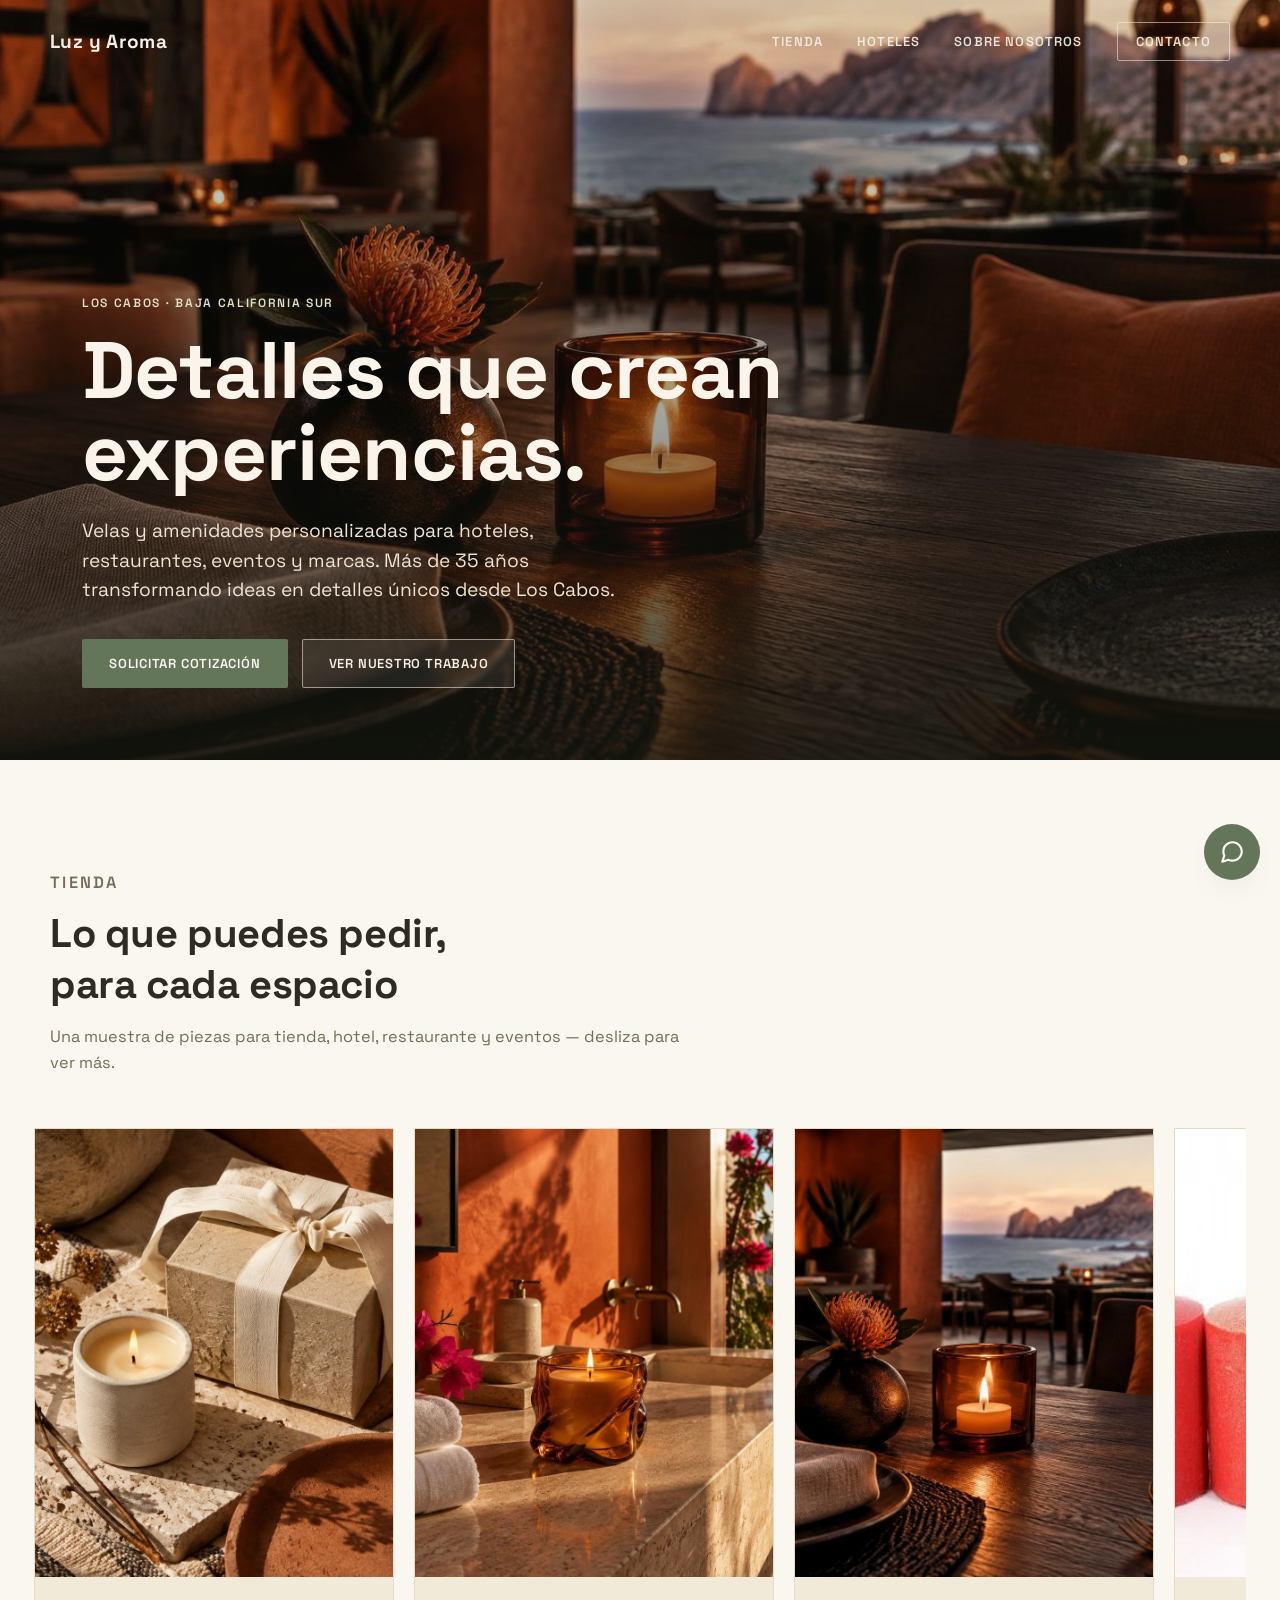
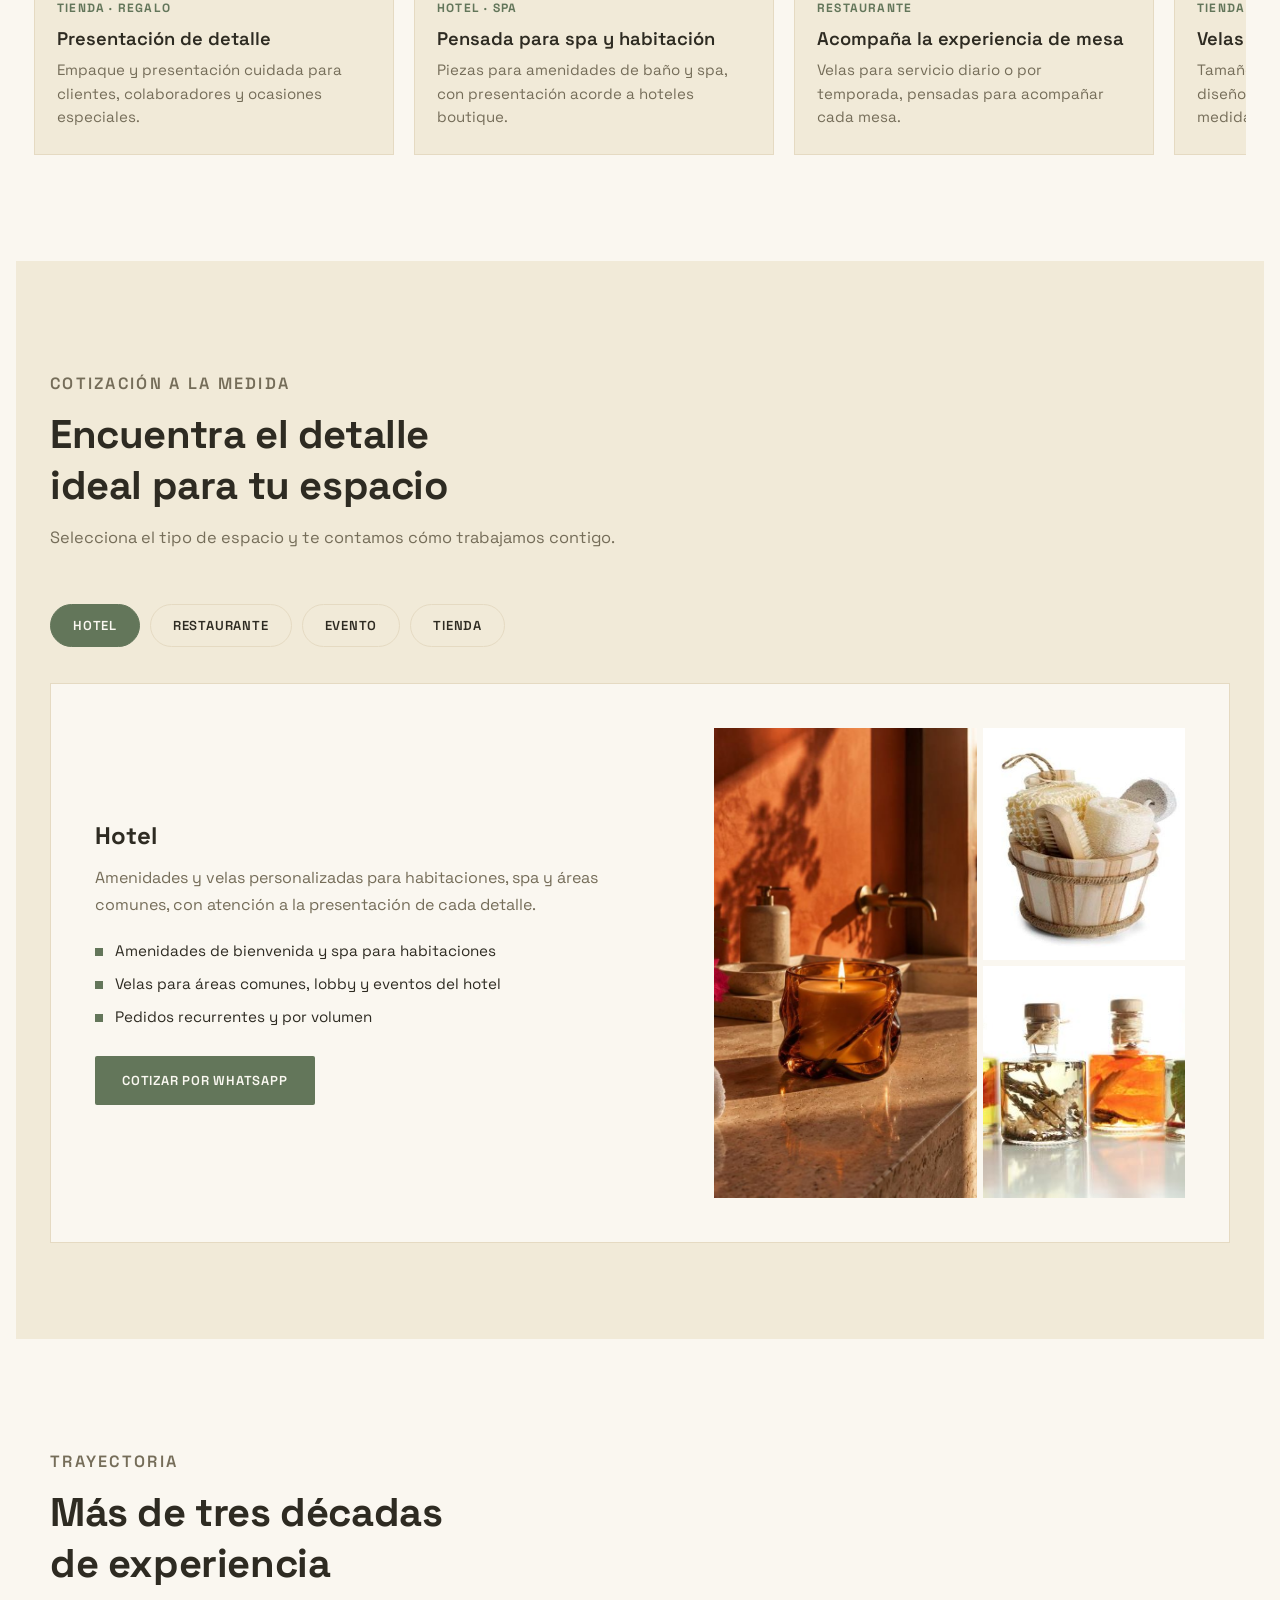
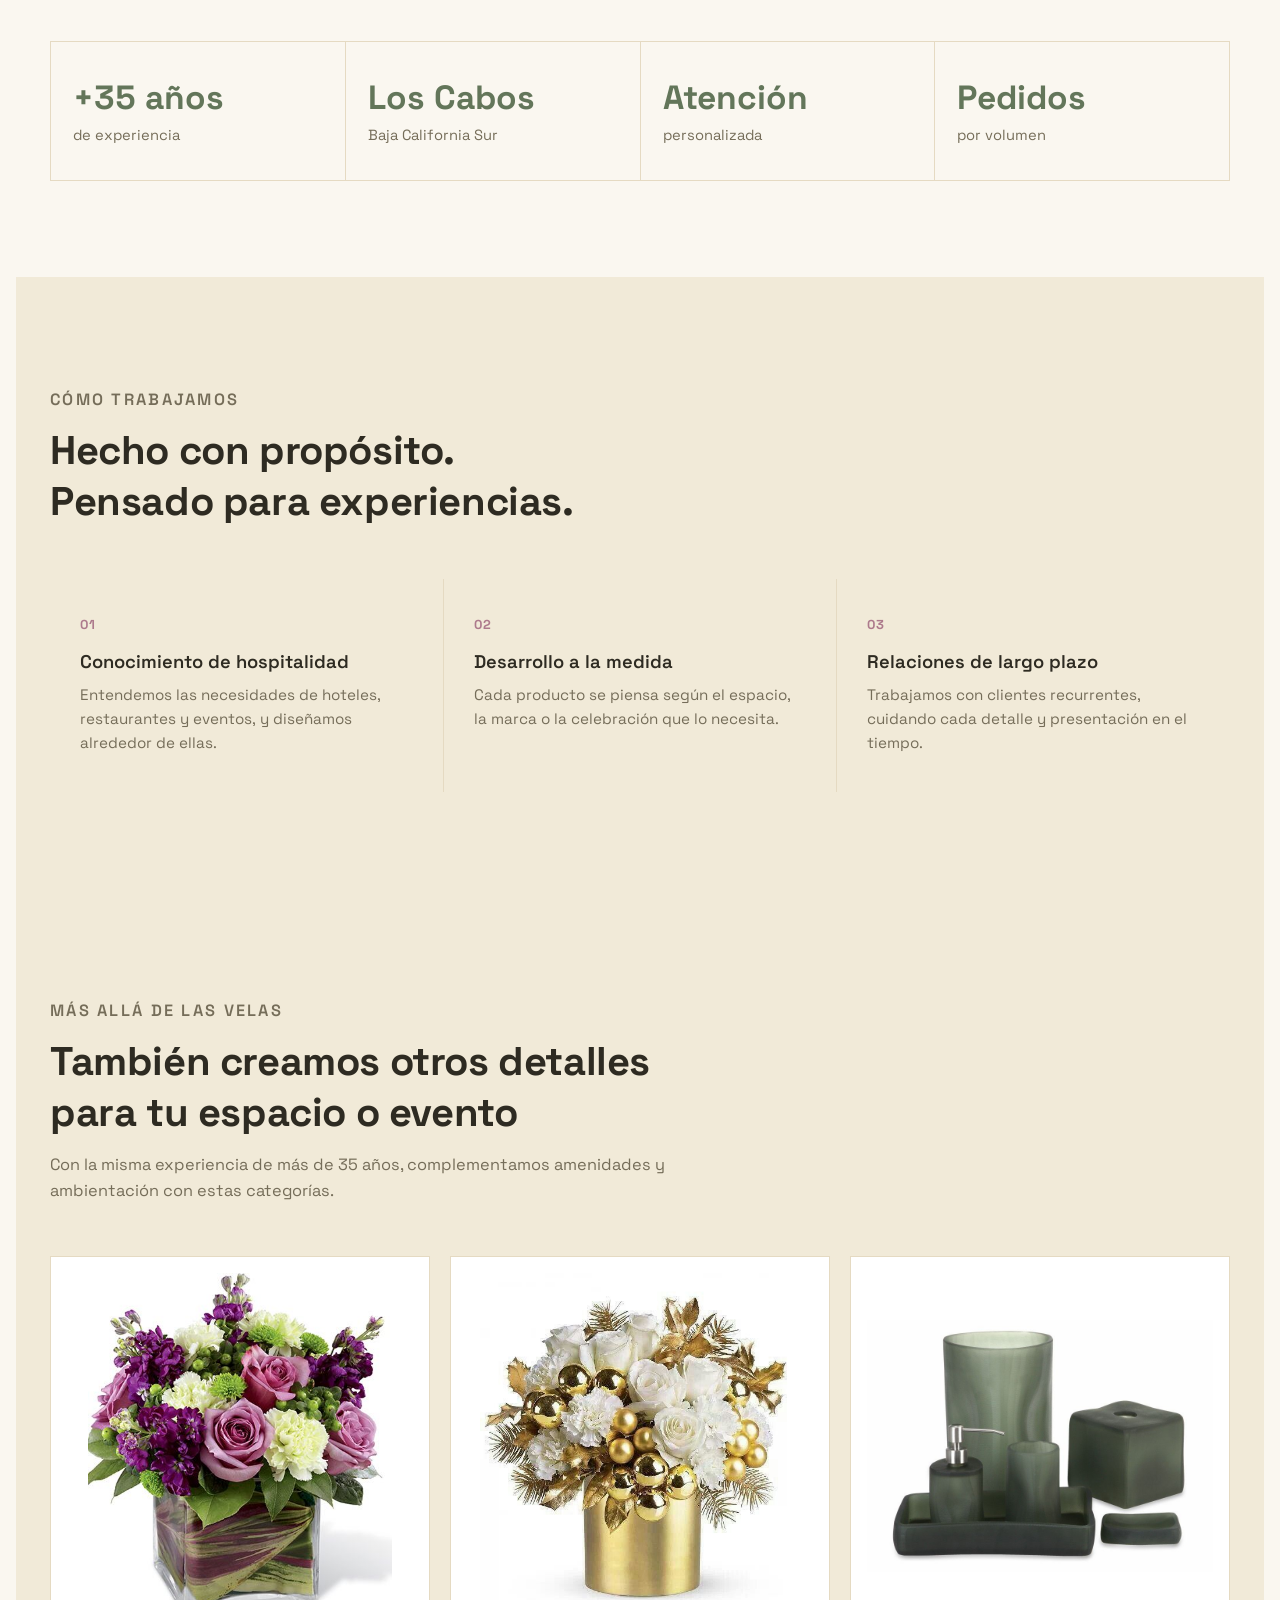
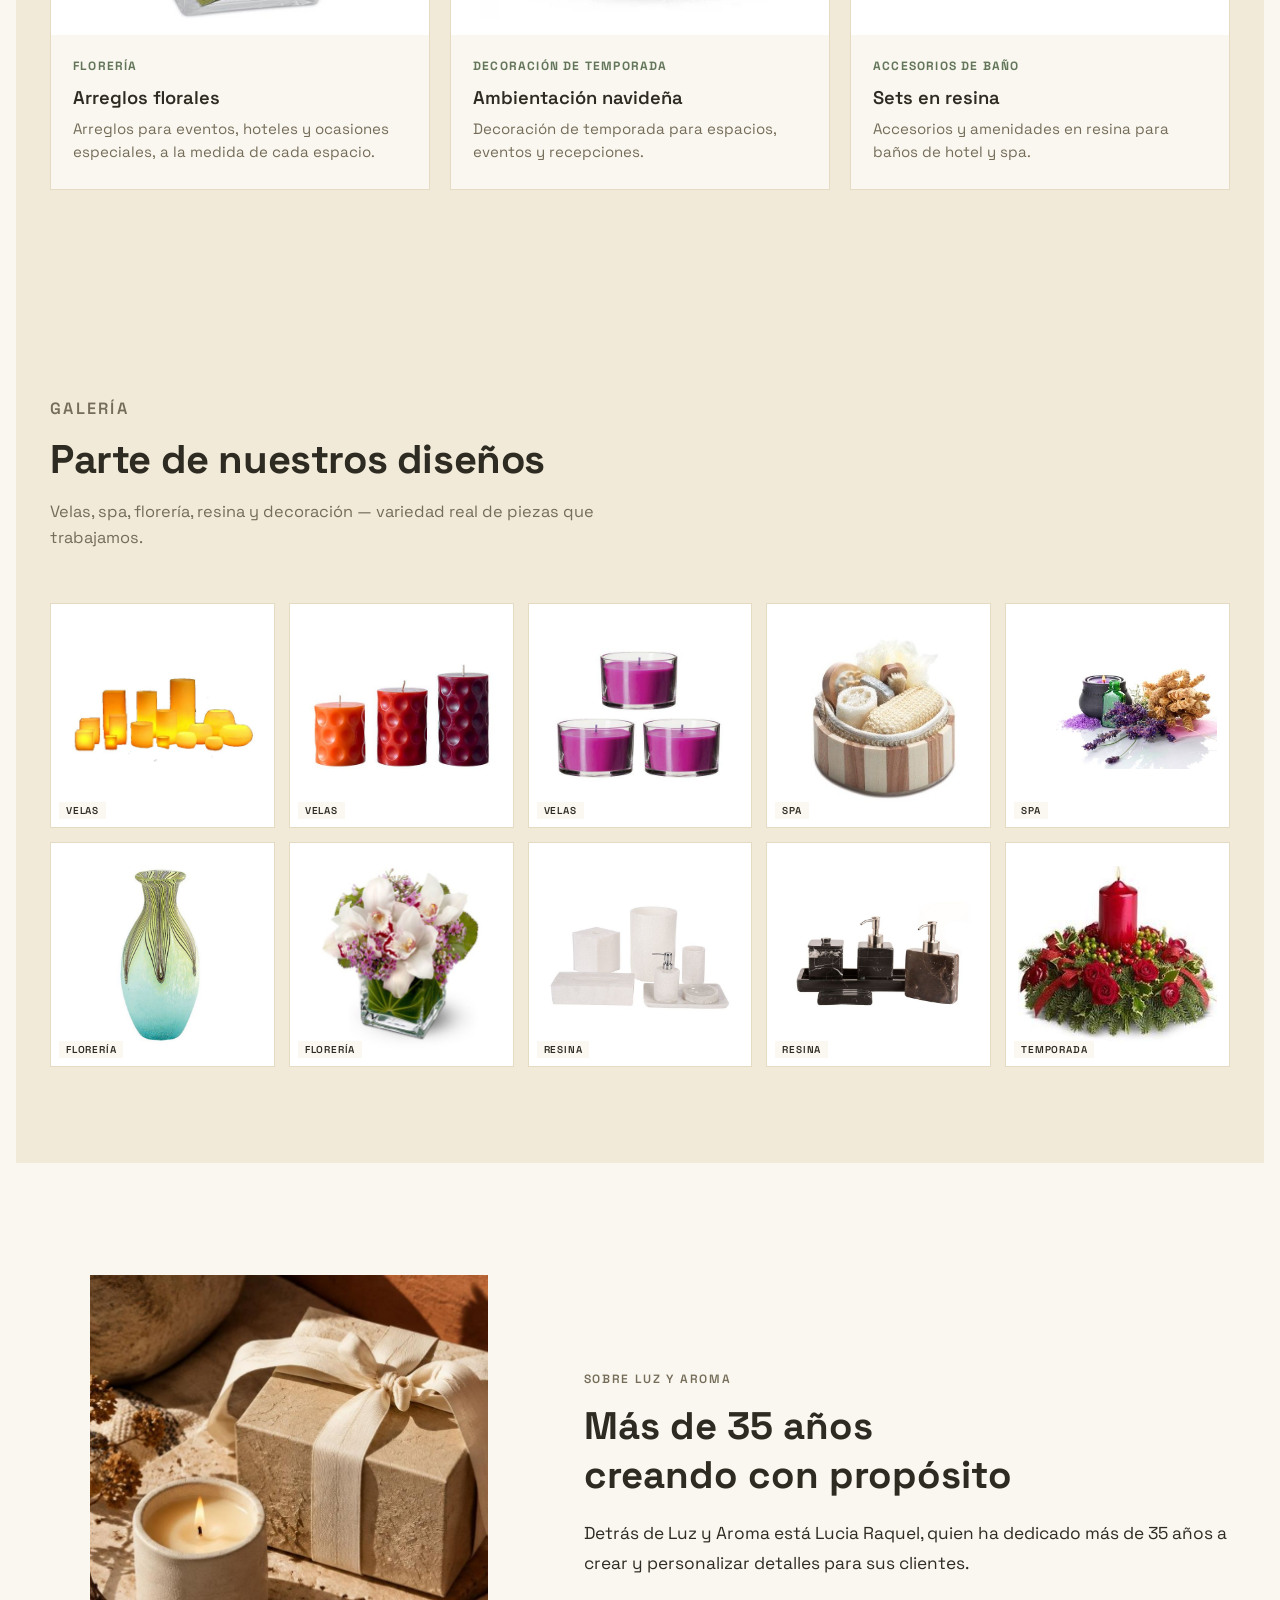
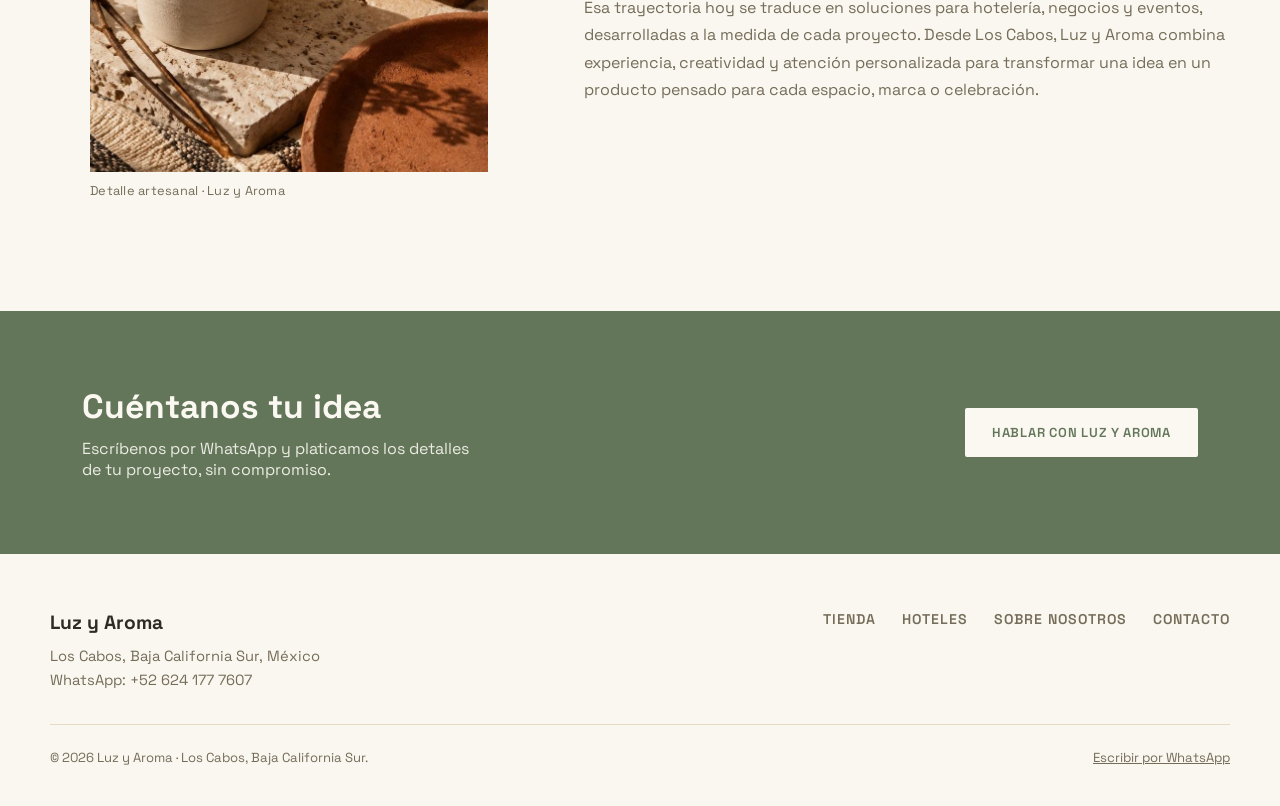
<file: index-luz-y-aroma.html>
<!doctype html>
<html lang="es">
<head>
<meta charset="utf-8">
<meta name="robots" content="noindex, nofollow">
<meta name="viewport" content="width=device-width, initial-scale=1">
<title>Luz y Aroma | Velas y amenidades personalizadas en Los Cabos</title>
<meta name="description" content="Velas y amenidades personalizadas para hoteles, restaurantes, eventos y marcas. Más de 35 años creando detalles únicos desde Los Cabos, BCS.">
<meta name="theme-color" content="#FAF7F0">
<link rel="canonical" href="https://raqueldecoracion.com/">
<meta property="og:type" content="website">
<meta property="og:locale" content="es_MX">
<meta property="og:site_name" content="Luz y Aroma">
<meta property="og:title" content="Luz y Aroma | Detalles que crean experiencias">
<meta property="og:description" content="Velas y amenidades personalizadas para hoteles, restaurantes, eventos y marcas. Más de 35 años creando detalles únicos desde Los Cabos, BCS.">
<meta property="og:url" content="https://raqueldecoracion.com/">
<meta property="og:image" content="https://raqueldecoracion.com/img/og-image.jpg">
<meta property="og:image:width" content="1200">
<meta property="og:image:height" content="630">
<meta property="og:image:alt" content="Vela de vidrio ámbar sobre travertino con vista al mar de Los Cabos">
<meta name="twitter:card" content="summary_large_image">
<link rel="preconnect" href="https://fonts.googleapis.com">
<link rel="preconnect" href="https://fonts.gstatic.com" crossorigin>
<link rel="stylesheet" href="https://fonts.googleapis.com/css2?family=Space+Grotesk:wght@400;500;600;700&display=swap">
<style>
  :root{
    --bg:#FAF7F0;
    --bg-elevated:#F1EAD8;
    --bg-elevated-2:#E7DBC0;
    --text:#2E2B22;
    --text-muted:#756D59;
    --accent:#63765A;
    --accent-warm:#B8952E;
    --accent-pop:#AD7A8C;
    --line:#E5DAC2;
    --nav-bg:rgba(250,247,240,0.92);
    --on-accent:#FAF8F1;
    --shadow: 0 12px 32px -18px rgba(46,43,34,0.28);
    color-scheme: light;
  }

  *{box-sizing:border-box;}
  body{
    margin:0;
    background:var(--bg);
    color:var(--text);
    font-family:"Space Grotesk", "Segoe UI", Arial, sans-serif;
    -webkit-font-smoothing:antialiased;
    padding-left:16px;
    padding-right:16px;
  }
  img{max-width:100%; display:block;}
  a{color:inherit;}
  h1,h2,h3{font-family:"Space Grotesk", sans-serif; text-wrap:balance; margin:0;}
  p{margin:0;}
  :focus-visible{outline:2px solid var(--accent); outline-offset:3px;}

  .wrap{max-width:1180px; margin:0 auto;}
  .eyebrow{
    font-size:12px; letter-spacing:.14em; text-transform:uppercase;
    color:var(--text-muted); font-weight:600;
  }
  .btn{
    display:inline-flex; align-items:center; justify-content:center; gap:8px;
    font-family:"Space Grotesk", sans-serif;
    font-weight:600; letter-spacing:.06em; text-transform:uppercase;
    font-size:13px; padding:15px 26px; border-radius:2px;
    border:1px solid transparent; cursor:pointer; text-decoration:none;
    transition: background .25s ease, color .25s ease, border-color .25s ease, transform .2s ease;
    white-space:nowrap;
  }
  .btn:hover{transform:translateY(-1px);}
  .btn-solid{background:var(--accent); color:var(--on-accent);}
  .btn-solid:hover{background:var(--accent-warm);}
  .btn-outline{background:transparent; color:var(--text); border-color:var(--line);}
  .btn-outline:hover{border-color:var(--text);}
  .btn-ghost-light{background:rgba(255,255,255,0.08); color:#F8EFE4; border-color:rgba(248,239,228,0.55); backdrop-filter: blur(2px);}
  .btn-ghost-light:hover{background:rgba(255,255,255,0.18);}

  /* ---------- NAV ---------- */
  #site-nav{
    position:fixed; top:env(safe-area-inset-top, 0px); left:0; right:0; z-index:100;
    padding:22px 16px;
    transition: padding .35s ease, background .35s ease, box-shadow .35s ease;
  }
  #site-nav .nav-inner{
    max-width:1180px; margin:0 auto;
    display:flex; align-items:center; justify-content:space-between;
  }
  #site-nav .logo{
    font-weight:700; font-size:19px; letter-spacing:.02em;
    color:#F8EFE4; text-decoration:none;
    transition: color .35s ease;
  }
  #site-nav .links{display:flex; align-items:center; gap:34px;}
  #site-nav .links a{
    font-size:13px; text-transform:uppercase; letter-spacing:.09em; font-weight:600;
    color:#F8EFE4; text-decoration:none; opacity:.92;
    transition: color .35s ease, opacity .2s ease;
  }
  #site-nav .links a:hover{opacity:1;}
  #site-nav .nav-cta{
    color:#F8EFE4 !important; border:1px solid rgba(248,239,228,0.6) !important;
    padding:10px 18px; font-size:12px;
  }
  #site-nav.nav--compact{
    padding:12px 16px; background:var(--nav-bg); box-shadow:var(--shadow);
    backdrop-filter: blur(10px); -webkit-backdrop-filter: blur(10px);
  }
  #site-nav.nav--compact .logo, #site-nav.nav--compact .links a{color:var(--text);}
  #site-nav.nav--compact .nav-cta{color:var(--text) !important; border-color:var(--line) !important;}
  #nav-toggle{display:none; background:none; border:0; padding:6px; cursor:pointer;}
  #nav-toggle svg{stroke:#F8EFE4; transition:stroke .35s ease;}
  #site-nav.nav--compact #nav-toggle svg{stroke:var(--text);}
  #mobile-menu{display:none;}

  @media (max-width: 760px){
    #site-nav .links{
      position:fixed; top:0; right:0; height:100vh; width:min(78vw,320px);
      flex-direction:column; align-items:flex-start; justify-content:flex-start;
      gap:26px; padding:96px 28px 28px; background:var(--bg-elevated);
      transform:translateX(100%); transition:transform .35s ease;
      box-shadow:-14px 0 32px -20px rgba(0,0,0,.4);
    }
    #site-nav .links a{color:var(--text) !important; opacity:1;}
    #site-nav .links.open{transform:translateX(0);}
    #site-nav .nav-cta{border-color:var(--line) !important; color:var(--text) !important;}
    #nav-toggle{display:block;}
  }

  /* ---------- HERO ---------- */
  #hero{
    position:relative; margin:0 -16px; min-height:min(760px, 100svh);
    display:flex; align-items:flex-end;
    background-image:
      linear-gradient(0deg, rgba(20,22,15,0.82) 0%, rgba(20,22,15,0.38) 46%, rgba(20,22,15,0.14) 100%),
      url("img/table.jpg");
    background-size:cover; background-position:center 68%;
    overflow:hidden;
  }
  #hero .hero-inner{
    max-width:1180px; margin:0 auto; width:100%;
    padding:150px 32px 72px;
  }
  #hero .eyebrow{color:#DCE0C6;}
  #hero h1{
    color:#FBF4EA; font-weight:700;
    font-size:clamp(2.4rem, 6.4vw, 5rem);
    line-height:1.03; letter-spacing:-.01em;
    margin:18px 0 22px; max-width:14ch;
  }
  #hero .hero-sub{
    color:#EFE3D2; font-size:clamp(1rem, 2vw, 1.2rem);
    line-height:1.55; max-width:46ch; margin-bottom:34px;
  }
  #hero .hero-ctas{display:flex; flex-wrap:wrap; gap:14px;}

  /* ---------- SECTION SHELL ---------- */
  section{padding:96px 0;}
  .section-head{max-width:640px; margin-bottom:52px;}
  .section-head h2{
    font-size:clamp(1.7rem, 3.2vw, 2.5rem); font-weight:700; margin-top:12px;
    letter-spacing:-.01em;
  }
  .section-head p{color:var(--text-muted); margin-top:14px; font-size:1.02rem; line-height:1.6;}

  /* ---------- FAVORITOS (horizontal scroll) ---------- */
  #favoritos{background:var(--bg);}
  .scroll-row{
    display:flex; gap:20px; overflow-x:auto; scroll-snap-type:x mandatory;
    padding-bottom:10px; margin:0 -16px; padding-left:16px; padding-right:16px;
    scrollbar-width:thin;
  }
  .fav-card{
    flex:0 0 min(360px, 82vw); scroll-snap-align:start;
    background:var(--bg-elevated); border:1px solid var(--line);
  }
  .fav-card .fav-img{aspect-ratio:4/5; overflow:hidden;}
  .fav-card .fav-img img{width:100%; height:100%; object-fit:cover;}
  .fav-card .fav-body{padding:22px 22px 26px;}
  .fav-card .fav-tag{color:var(--accent); font-weight:700; font-size:12px; letter-spacing:.1em; text-transform:uppercase;}
  .fav-card h3{font-size:1.15rem; margin:10px 0 8px; font-weight:600;}
  .fav-card p{color:var(--text-muted); font-size:.94rem; line-height:1.55;}

  /* ---------- TAMBIEN HACEMOS (grid, reuses fav-card look) ---------- */
  #tambien-hacemos{background:var(--bg-elevated);}
  .extra-grid{display:grid; grid-template-columns:repeat(3,1fr); gap:20px;}
  .extra-grid .fav-card{background:var(--bg);}
  .extra-grid .fav-img{aspect-ratio:1/1; background:#FFFFFF; display:flex; align-items:center; justify-content:center; padding:16px;}
  .extra-grid .fav-img img{width:100%; height:100%; object-fit:contain;}
  @media (max-width:760px){.extra-grid{grid-template-columns:1fr;}}

  /* ---------- GALERIA ---------- */
  #galeria{background:var(--bg-elevated);}
  .gallery-grid{display:grid; grid-template-columns:repeat(5,1fr); gap:14px; margin:0;}
  .gallery-item{
    background:#FFFFFF; border:1px solid var(--line); aspect-ratio:1/1;
    display:flex; align-items:center; justify-content:center; padding:12px;
    position:relative; margin:0;
  }
  .gallery-item img{width:100%; height:100%; object-fit:contain;}
  .gallery-item figcaption{
    position:absolute; left:8px; bottom:8px; font-size:10px; font-weight:600;
    text-transform:uppercase; letter-spacing:.08em; color:var(--text);
    background:rgba(250,247,240,0.88); padding:2px 7px;
  }
  @media (max-width:1000px){.gallery-grid{grid-template-columns:repeat(3,1fr);}}
  @media (max-width:600px){.gallery-grid{grid-template-columns:repeat(2,1fr);}}

  /* ---------- SELECTOR ---------- */
  #selector{background:var(--bg-elevated);}
  .selector-pills{display:flex; flex-wrap:wrap; gap:10px; margin-bottom:36px;}
  .pill{
    padding:12px 22px; border-radius:999px; border:1px solid var(--line);
    background:transparent; color:var(--text); font-family:inherit;
    font-size:13px; font-weight:600; text-transform:uppercase; letter-spacing:.06em;
    cursor:pointer; transition:all .25s ease;
  }
  .pill:hover{border-color:var(--accent);}
  .pill[aria-selected="true"]{background:var(--accent); border-color:var(--accent); color:var(--on-accent);}
  .selector-panel{
    display:grid; grid-template-columns:1.1fr .9fr; gap:44px; align-items:center;
    background:var(--bg); border:1px solid var(--line); padding:44px;
  }
  .selector-panel h3{font-size:1.5rem; font-weight:700; margin-bottom:14px;}
  .selector-panel p{color:var(--text-muted); line-height:1.65; margin-bottom:22px;}
  .selector-options{list-style:none; margin:0 0 28px; padding:0; display:flex; flex-direction:column; gap:10px;}
  .selector-options li{display:flex; align-items:baseline; gap:12px; font-size:.95rem; color:var(--text); line-height:1.5;}
  .selector-options li::before{content:""; flex:0 0 8px; width:8px; height:8px; background:var(--accent); margin-top:5px;}
  .selector-visual{
    aspect-ratio:1/1; background:var(--bg); position:relative; overflow:hidden;
    display:grid; grid-template-columns:1.3fr 1fr; grid-template-rows:1fr 1fr; gap:6px;
  }
  .selector-visual img{width:100%; height:100%; object-fit:cover; display:block; background:var(--bg-elevated-2); transition:opacity .35s ease; min-height:0;}
  .selector-visual img:first-child{grid-row:1 / 3;}
  @media (max-width:760px){
    .selector-panel{grid-template-columns:1fr; padding:28px;}
    .selector-visual{order:-1; aspect-ratio:4/3;}
  }

  /* ---------- STATS ---------- */
  #confianza{background:var(--bg);}
  .stat-grid{
    display:grid; grid-template-columns:repeat(4,1fr); border-top:1px solid var(--line); border-left:1px solid var(--line);
  }
  .stat-tile{
    border-right:1px solid var(--line); border-bottom:1px solid var(--line);
    padding:34px 22px; text-align:left;
  }
  .stat-tile .num{font-size:clamp(1.5rem,3vw,2.1rem); font-weight:700; color:var(--accent); font-variant-numeric:tabular-nums;}
  .stat-tile .label{margin-top:6px; color:var(--text-muted); font-size:.92rem; line-height:1.4;}
  @media (max-width:760px){
    .stat-grid{grid-template-columns:repeat(2,1fr);}
  }

  /* ---------- VALORES ---------- */
  #valores{background:var(--bg-elevated);}
  .values-grid{display:grid; grid-template-columns:repeat(3,1fr); gap:1px; background:var(--line);}
  .value-card{background:var(--bg-elevated); padding:36px 30px;}
  .value-card .idx{color:var(--accent-pop); font-weight:700; font-size:13px; letter-spacing:.08em;}
  .value-card h3{font-size:1.15rem; font-weight:600; margin:14px 0 10px;}
  .value-card p{color:var(--text-muted); font-size:.95rem; line-height:1.6;}
  @media (max-width:760px){.values-grid{grid-template-columns:1fr;}}

  /* ---------- HISTORIA ---------- */
  #historia{background:var(--bg);}
  .historia-grid{display:grid; grid-template-columns:.85fr 1.15fr; gap:56px; align-items:center;}
  .historia-media{position:relative;}
  .historia-media img{width:100%; aspect-ratio:4/5; object-fit:cover;}
  .historia-media figcaption{
    margin-top:10px; font-size:.8rem; color:var(--text-muted); letter-spacing:.02em;
  }
  #historia .eyebrow{margin-bottom:14px;}
  #historia h2{font-size:clamp(1.7rem,3.2vw,2.4rem); font-weight:700; margin-bottom:20px;}
  #historia p.lead{font-size:1.08rem; line-height:1.7; color:var(--text); margin-bottom:16px;}
  #historia p.sub{color:var(--text-muted); line-height:1.7;}
  @media (max-width:760px){
    .historia-grid{grid-template-columns:1fr; gap:28px;}
    .historia-media{order:-1; max-width:340px;}
  }

  /* ---------- WHATSAPP BANNER ---------- */
  #whatsapp-cta{
    background:var(--accent); color:var(--on-accent); padding:74px 0; margin:0 -16px;
  }
  #whatsapp-cta .wrap{
    max-width:1180px; padding:0 32px; display:flex; align-items:center; justify-content:space-between;
    gap:24px; flex-wrap:wrap;
  }
  #whatsapp-cta h2{font-size:clamp(1.5rem,3vw,2.1rem); font-weight:700; max-width:20ch;}
  #whatsapp-cta p{margin-top:10px; opacity:.9; max-width:40ch;}
  #whatsapp-cta .btn-solid{background:var(--on-accent); color:var(--accent);}
  #whatsapp-cta .btn-solid:hover{background:#fff;}

  /* ---------- FOOTER ---------- */
  footer{padding:56px 0 40px;}
  footer .foot-top{
    display:flex; justify-content:space-between; gap:32px; flex-wrap:wrap;
    padding-bottom:32px; border-bottom:1px solid var(--line);
  }
  footer .foot-logo{font-weight:700; font-size:1.2rem;}
  footer .foot-loc{color:var(--text-muted); margin-top:10px; font-size:.92rem; line-height:1.6; max-width:32ch;}
  footer nav{display:flex; gap:26px; flex-wrap:wrap;}
  footer nav a{
    text-decoration:none; font-size:.88rem; text-transform:uppercase; letter-spacing:.07em;
    font-weight:600; color:var(--text-muted);
  }
  footer nav a:hover{color:var(--text);}
  footer .foot-bottom{
    display:flex; justify-content:space-between; gap:12px; flex-wrap:wrap;
    margin-top:24px; font-size:.82rem; color:var(--text-muted);
  }
  footer .foot-bottom a{text-decoration:underline; color:var(--text-muted);}

  /* ---------- FLOATING WHATSAPP ---------- */
  #wa-float{
    position:fixed; right:20px; bottom:calc(20px + env(safe-area-inset-bottom,0px)); z-index:90;
    width:56px; height:56px; border-radius:50%; background:var(--accent); color:var(--on-accent);
    display:flex; align-items:center; justify-content:center; text-decoration:none;
    box-shadow:var(--shadow); transition:transform .2s ease, background .2s ease;
  }
  #wa-float:hover{transform:scale(1.06); background:var(--accent-warm);}

  /* ---------- REVEAL ---------- */
  .reveal{transition:opacity .7s ease, transform .7s ease;}

  @media (prefers-reduced-motion: reduce){
    .reveal{transition:none !important;}
    #site-nav, .btn, .pill{transition:none !important;}
  }
</style>
</head>
<body>

<nav id="site-nav">
  <div class="nav-inner">
    <a href="#top" class="logo">Luz y Aroma</a>
    <button id="nav-toggle" aria-label="Abrir menú" aria-expanded="false">
      <svg width="26" height="26" viewBox="0 0 24 24" fill="none" stroke-width="2" stroke-linecap="round"><line x1="3" y1="6" x2="21" y2="6"/><line x1="3" y1="12" x2="21" y2="12"/><line x1="3" y1="18" x2="21" y2="18"/></svg>
    </button>
    <div class="links" id="nav-links">
      <a href="#favoritos">Tienda</a>
      <a href="#selector">Hoteles</a>
      <a href="#historia">Sobre nosotros</a>
      <a href="#whatsapp-cta" class="nav-cta btn btn-outline">Contacto</a>
    </div>
  </div>
</nav>

<div id="top"></div>

<header id="hero">
  <div class="hero-inner">
    <p class="eyebrow">Los Cabos · Baja California Sur</p>
    <h1>Detalles que crean experiencias.</h1>
    <p class="hero-sub">Velas y amenidades personalizadas para hoteles, restaurantes, eventos y marcas. Más de 35 años transformando ideas en detalles únicos desde Los Cabos.</p>
    <div class="hero-ctas">
      <a class="btn btn-solid" id="hero-wa" href="#" target="_blank" rel="noopener">Solicitar cotización</a>
      <a class="btn btn-ghost-light" href="#favoritos">Ver nuestro trabajo</a>
    </div>
  </div>
</header>

<main>

  <section id="favoritos">
    <div class="wrap">
      <div class="section-head reveal">
        <p class="eyebrow">Tienda</p>
        <h2>Lo que puedes pedir, para cada espacio</h2>
        <p>Una muestra de piezas para tienda, hotel, restaurante y eventos — desliza para ver más.</p>
      </div>
      <div class="scroll-row reveal">
        <article class="fav-card">
          <div class="fav-img"><img src="img/gift.jpg" alt="Vela en vasija de cerámica junto a una caja de regalo envuelta con listón, sobre piedra travertino"></div>
          <div class="fav-body">
            <p class="fav-tag">Tienda · Regalo</p>
            <h3>Presentación de detalle</h3>
            <p>Empaque y presentación cuidada para clientes, colaboradores y ocasiones especiales.</p>
          </div>
        </article>
        <article class="fav-card">
          <div class="fav-img"><img src="img/bath.jpg" alt="Vela de vidrio ámbar sobre una barra de travertino en un baño con vista al mar de Los Cabos"></div>
          <div class="fav-body">
            <p class="fav-tag">Hotel · Spa</p>
            <h3>Pensada para spa y habitación</h3>
            <p>Piezas para amenidades de baño y spa, con presentación acorde a hoteles boutique.</p>
          </div>
        </article>
        <article class="fav-card">
          <div class="fav-img"><img src="img/table.jpg" alt="Vela de vidrio ámbar sobre una mesa de restaurante al atardecer, con vista al mar de Los Cabos"></div>
          <div class="fav-body">
            <p class="fav-tag">Restaurante</p>
            <h3>Acompaña la experiencia de mesa</h3>
            <p>Velas para servicio diario o por temporada, pensadas para acompañar cada mesa.</p>
          </div>
        </article>
        <article class="fav-card">
          <div class="fav-img"><img src="img/velas1.jpg" alt="Set de velas pilares en distintos colores y tamaños"></div>
          <div class="fav-body">
            <p class="fav-tag">Tienda · Hotel</p>
            <h3>Velas en distintos colores</h3>
            <p>Tamaños, medidas y colores a elegir, o diseños especiales fabricados a la medida.</p>
          </div>
        </article>
        <article class="fav-card">
          <div class="fav-img"><img src="img/velas2.jpg" alt="Velas de soya decoradas con cítricos deshidratados"></div>
          <div class="fav-body">
            <p class="fav-tag">Tienda · Evento</p>
            <h3>Ediciones decorativas</h3>
            <p>Velas con acabados y decorado especial, ideales para regalo o mesas de evento.</p>
          </div>
        </article>
        <article class="fav-card">
          <div class="fav-img"><img src="img/cajas.jpg" alt="Cajas de regalo personalizadas con nombres, listas para entregar"></div>
          <div class="fav-body">
            <p class="fav-tag">Tienda · Corporativo</p>
            <h3>Cajas de regalo con nombre</h3>
            <p>Sets armados por pieza y personalizados para colaboradores, clientes o invitados.</p>
          </div>
        </article>
        <article class="fav-card">
          <div class="fav-img"><img src="img/bienvenida.jpg" alt="Cajas redondas de regalo con botella, detalles y empaque a juego"></div>
          <div class="fav-body">
            <p class="fav-tag">Hotel · Evento</p>
            <h3>Cajas de bienvenida</h3>
            <p>Detalles de bienvenida para huéspedes o invitados, con empaque a juego.</p>
          </div>
        </article>
      </div>
    </div>
  </section>

  <section id="selector">
    <div class="wrap">
      <div class="section-head reveal">
        <p class="eyebrow">Cotización a la medida</p>
        <h2>Encuentra el detalle ideal para tu espacio</h2>
        <p>Selecciona el tipo de espacio y te contamos cómo trabajamos contigo.</p>
      </div>

      <div class="selector-pills reveal" role="tablist" aria-label="Tipo de espacio">
        <button class="pill" role="tab" aria-selected="true" data-target="hotel">Hotel</button>
        <button class="pill" role="tab" aria-selected="false" data-target="restaurante">Restaurante</button>
        <button class="pill" role="tab" aria-selected="false" data-target="evento">Evento</button>
        <button class="pill" role="tab" aria-selected="false" data-target="regalo">Tienda</button>
      </div>

      <div class="selector-panel reveal">
        <div>
          <h3 id="selector-title">Hotel</h3>
          <p id="selector-text">Amenidades y velas personalizadas para habitaciones, spa y áreas comunes. Trabajamos pedidos recurrentes y por volumen, cuidando la presentación de cada detalle.</p>
          <ul class="selector-options" id="selector-options"></ul>
          <a class="btn btn-solid" id="selector-wa" href="#" target="_blank" rel="noopener">Cotizar por WhatsApp</a>
        </div>
        <div class="selector-visual">
          <img id="selector-img-1" src="img/bath.jpg" alt="">
          <img id="selector-img-2" src="img/h2.jpg" alt="">
          <img id="selector-img-3" src="img/h3.jpg" alt="">
        </div>
      </div>
    </div>
  </section>

  <section id="confianza">
    <div class="wrap">
      <div class="section-head reveal">
        <p class="eyebrow">Trayectoria</p>
        <h2>Más de tres décadas de experiencia</h2>
      </div>
      <div class="stat-grid reveal">
        <div class="stat-tile"><div class="num">+35 años</div><div class="label">de experiencia</div></div>
        <div class="stat-tile"><div class="num">Los Cabos</div><div class="label">Baja California Sur</div></div>
        <div class="stat-tile"><div class="num">Atención</div><div class="label">personalizada</div></div>
        <div class="stat-tile"><div class="num">Pedidos</div><div class="label">por volumen</div></div>
      </div>
    </div>
  </section>

  <section id="valores">
    <div class="wrap">
      <div class="section-head reveal">
        <p class="eyebrow">Cómo trabajamos</p>
        <h2>Hecho con propósito. Pensado para experiencias.</h2>
      </div>
      <div class="values-grid reveal">
        <div class="value-card">
          <p class="idx">01</p>
          <h3>Conocimiento de hospitalidad</h3>
          <p>Entendemos las necesidades de hoteles, restaurantes y eventos, y diseñamos alrededor de ellas.</p>
        </div>
        <div class="value-card">
          <p class="idx">02</p>
          <h3>Desarrollo a la medida</h3>
          <p>Cada producto se piensa según el espacio, la marca o la celebración que lo necesita.</p>
        </div>
        <div class="value-card">
          <p class="idx">03</p>
          <h3>Relaciones de largo plazo</h3>
          <p>Trabajamos con clientes recurrentes, cuidando cada detalle y presentación en el tiempo.</p>
        </div>
      </div>
    </div>
  </section>

  <section id="tambien-hacemos">
    <div class="wrap">
      <div class="section-head reveal">
        <p class="eyebrow">Más allá de las velas</p>
        <h2>También creamos otros detalles para tu espacio o evento</h2>
        <p>Con la misma experiencia de más de 35 años, complementamos amenidades y ambientación con estas categorías.</p>
      </div>
      <div class="extra-grid reveal">
        <article class="fav-card">
          <div class="fav-img"><img src="img/floreria.jpg" alt="Arreglo floral en tonos morados y blancos, en base de cristal"></div>
          <div class="fav-body">
            <p class="fav-tag">Florería</p>
            <h3>Arreglos florales</h3>
            <p>Arreglos para eventos, hoteles y ocasiones especiales, a la medida de cada espacio.</p>
          </div>
        </article>
        <article class="fav-card">
          <div class="fav-img"><img src="img/navidad.jpg" alt="Arreglo decorativo navideño en blanco y dorado"></div>
          <div class="fav-body">
            <p class="fav-tag">Decoración de temporada</p>
            <h3>Ambientación navideña</h3>
            <p>Decoración de temporada para espacios, eventos y recepciones.</p>
          </div>
        </article>
        <article class="fav-card">
          <div class="fav-img"><img src="img/resina.jpg" alt="Set de accesorios de baño en resina color verde"></div>
          <div class="fav-body">
            <p class="fav-tag">Accesorios de baño</p>
            <h3>Sets en resina</h3>
            <p>Accesorios y amenidades en resina para baños de hotel y spa.</p>
          </div>
        </article>
      </div>
    </div>
  </section>

  <section id="galeria">
    <div class="wrap">
      <div class="section-head reveal">
        <p class="eyebrow">Galería</p>
        <h2>Parte de nuestros diseños</h2>
        <p>Velas, spa, florería, resina y decoración — variedad real de piezas que trabajamos.</p>
      </div>
      <div class="gallery-grid reveal">
        <figure class="gallery-item"><img src="img/g1.jpg" alt="Velas pilares en tonos naranja"><figcaption>Velas</figcaption></figure>
        <figure class="gallery-item"><img src="img/g2.jpg" alt="Velas decorativas con textura de puntos"><figcaption>Velas</figcaption></figure>
        <figure class="gallery-item"><img src="img/g3.jpg" alt="Vasos de vidrio con velas moradas"><figcaption>Velas</figcaption></figure>
        <figure class="gallery-item"><img src="img/g4.jpg" alt="Canasta de amenidades de spa con toallas"><figcaption>Spa</figcaption></figure>
        <figure class="gallery-item"><img src="img/g5.jpg" alt="Botella con lavanda para spa"><figcaption>Spa</figcaption></figure>
        <figure class="gallery-item"><img src="img/g6.jpg" alt="Florero de vidrio en tono azul verdoso"><figcaption>Florería</figcaption></figure>
        <figure class="gallery-item"><img src="img/g7.jpg" alt="Arreglo floral blanco con orquídeas"><figcaption>Florería</figcaption></figure>
        <figure class="gallery-item"><img src="img/g8.jpg" alt="Set de accesorios de baño en resina color blanco"><figcaption>Resina</figcaption></figure>
        <figure class="gallery-item"><img src="img/g9.jpg" alt="Set de accesorios de baño en resina color negro"><figcaption>Resina</figcaption></figure>
        <figure class="gallery-item"><img src="img/g10.jpg" alt="Corona decorativa navideña con vela roja"><figcaption>Temporada</figcaption></figure>
      </div>
    </div>
  </section>

  <section id="historia">
    <div class="wrap historia-grid">
      <figure class="historia-media reveal">
        <img src="img/gift.jpg" alt="Vela y caja de regalo artesanal sobre piedra travertino, fotografía de producto Luz y Aroma">
        <figcaption>Detalle artesanal · Luz y Aroma</figcaption>
      </figure>
      <div class="reveal">
        <p class="eyebrow">Sobre Luz y Aroma</p>
        <h2>Más de 35 años creando con propósito</h2>
        <p class="lead">Detrás de Luz y Aroma está Lucia Raquel, quien ha dedicado más de 35 años a crear y personalizar detalles para sus clientes.</p>
        <p class="sub">Esa trayectoria hoy se traduce en soluciones para hotelería, negocios y eventos, desarrolladas a la medida de cada proyecto. Desde Los Cabos, Luz y Aroma combina experiencia, creatividad y atención personalizada para transformar una idea en un producto pensado para cada espacio, marca o celebración.</p>
      </div>
    </div>
  </section>

  <section id="whatsapp-cta-section" style="padding:0;">
    <div id="whatsapp-cta" class="reveal">
      <div class="wrap">
        <div>
          <h2>Cuéntanos tu idea</h2>
          <p>Escríbenos por WhatsApp y platicamos los detalles de tu proyecto, sin compromiso.</p>
        </div>
        <a class="btn btn-solid" id="banner-wa" href="#" target="_blank" rel="noopener">Hablar con Luz y Aroma</a>
      </div>
    </div>
  </section>

</main>

<footer>
  <div class="wrap">
    <div class="foot-top">
      <div>
        <p class="foot-logo">Luz y Aroma</p>
        <p class="foot-loc">Los Cabos, Baja California Sur, México<br>WhatsApp: +52 624 177 7607</p>
      </div>
      <nav>
        <a href="#favoritos">Tienda</a>
        <a href="#selector">Hoteles</a>
        <a href="#historia">Sobre nosotros</a>
        <a href="#whatsapp-cta-section">Contacto</a>
      </nav>
    </div>
    <div class="foot-bottom">
      <span>© 2026 Luz y Aroma · Los Cabos, Baja California Sur.</span>
      <a id="footer-wa" href="#" target="_blank" rel="noopener">Escribir por WhatsApp</a>
    </div>
  </div>
</footer>

<a id="wa-float" href="#" target="_blank" rel="noopener" aria-label="Escribir por WhatsApp">
  <svg width="26" height="26" viewBox="0 0 24 24" fill="none" stroke="currentColor" stroke-width="2" stroke-linecap="round" stroke-linejoin="round"><path d="M21 11.5a8.38 8.38 0 0 1-.9 3.8 8.5 8.5 0 0 1-7.6 4.7 8.38 8.38 0 0 1-3.8-.9L3 21l1.9-5.7a8.38 8.38 0 0 1-.9-3.8 8.5 8.5 0 0 1 4.7-7.6 8.38 8.38 0 0 1 3.8-.9h.5a8.48 8.48 0 0 1 8 8v.5z"/></svg>
</a>

<script>
(function(){
  var WA_NUMBER = "526241777607";
  function waLink(msg){ return "https://wa.me/" + WA_NUMBER + "?text=" + encodeURIComponent(msg); }
  var BASE_MSG = "Hola, vi la página de Luz y Aroma y me gustaría recibir información sobre un proyecto personalizado.";

  ["hero-wa","banner-wa","footer-wa"].forEach(function(id){
    var el = document.getElementById(id);
    if(el){ el.href = waLink(BASE_MSG); }
  });

  var waFloat = document.getElementById("wa-float");
  if(waFloat){ waFloat.href = waLink(BASE_MSG); }

  // Nav compact on scroll
  var nav = document.getElementById("site-nav");
  function onScroll(){
    if(window.scrollY > 40){ nav.classList.add("nav--compact"); }
    else { nav.classList.remove("nav--compact"); }
  }
  onScroll();
  window.addEventListener("scroll", onScroll, {passive:true});

  // Mobile menu toggle
  var toggle = document.getElementById("nav-toggle");
  var links = document.getElementById("nav-links");
  toggle.addEventListener("click", function(){
    var open = links.classList.toggle("open");
    toggle.setAttribute("aria-expanded", open ? "true" : "false");
  });
  links.querySelectorAll("a").forEach(function(a){
    a.addEventListener("click", function(){ links.classList.remove("open"); toggle.setAttribute("aria-expanded","false"); });
  });

  // Selector interactivo
  var DATA = {
    hotel: {
      title: "Hotel",
      text: "Amenidades y velas personalizadas para habitaciones, spa y áreas comunes, con atención a la presentación de cada detalle.",
      options: [
        "Amenidades de bienvenida y spa para habitaciones",
        "Velas para áreas comunes, lobby y eventos del hotel",
        "Pedidos recurrentes y por volumen"
      ],
      imgs: [
        {src:"img/bath.jpg", alt:"Vela de vidrio ámbar sobre barra de travertino en un baño de hotel con vista al mar"},
        {src:"img/h2.jpg", alt:"Canasta de amenidades de spa con toallas y accesorios de madera"},
        {src:"img/h3.jpg", alt:"Botellas de aceites aromáticos para amenidades de spa"}
      ],
      msg: "Hola, vi la página de Luz y Aroma y me gustaría cotizar amenidades personalizadas para mi hotel."
    },
    restaurante: {
      title: "Restaurante",
      text: "Velas y piezas de ambientación pensadas para mesas y servicio, con consistencia para uso diario o por temporada.",
      options: [
        "Velas de mesa para servicio diario",
        "Ambientación por temporada o evento especial",
        "Piezas personalizadas con la identidad de tu restaurante"
      ],
      imgs: [
        {src:"img/table.jpg", alt:"Vela de vidrio ámbar sobre una mesa de restaurante al atardecer"},
        {src:"img/r2.jpg", alt:"Portavelas de vidrio ámbar con base dorada"},
        {src:"img/r3.jpg", alt:"Vaso de cristal con base metálica para vela de mesa"}
      ],
      msg: "Hola, vi la página de Luz y Aroma y me gustaría cotizar velas para mi restaurante."
    },
    evento: {
      title: "Evento",
      text: "Detalles personalizados para bodas, celebraciones corporativas y eventos especiales, desarrollados según cada proyecto.",
      options: [
        "Centros de mesa y velas para el evento",
        "Arreglos florales y ambientación del espacio",
        "Detalles personalizados para invitados"
      ],
      imgs: [
        {src:"img/e1.jpg", alt:"Árbol decorativo con flores y esfera de cristal colgante en un salón de eventos"},
        {src:"img/e2.jpg", alt:"Recuerdos de macarons en empaque individual con etiqueta"},
        {src:"img/e3.jpg", alt:"Frascos de miel con cuchara de madera y listón como detalle para invitados"}
      ],
      msg: "Hola, vi la página de Luz y Aroma y me gustaría cotizar detalles personalizados para un evento."
    },
    regalo: {
      title: "Tienda y regalo",
      text: "Piezas personalizadas para regalo, con presentación cuidada para clientes, colaboradores o momentos especiales.",
      options: [
        "Velas individuales, listas para regalo",
        "Sets y cajas personalizadas para empresas",
        "Presentación y empaque a la medida"
      ],
      imgs: [
        {src:"img/gift.jpg", alt:"Vela en vasija de cerámica junto a una caja de regalo con listón"},
        {src:"img/t2.jpg", alt:"Frascos de vidrio con tapa de corcho y etiqueta atados con cordón"},
        {src:"img/t3.jpg", alt:"Frasco con dulce de leche tapado con tela y cordón de yute"}
      ],
      msg: "Hola, vi la página de Luz y Aroma y me gustaría cotizar un regalo personalizado."
    }
  };

  var pills = document.querySelectorAll(".pill");
  var elTitle = document.getElementById("selector-title");
  var elText = document.getElementById("selector-text");
  var elImgs = [1,2,3].map(function(i){ return document.getElementById("selector-img-" + i); });
  var elWa = document.getElementById("selector-wa");
  var elOptions = document.getElementById("selector-options");

  function setPanel(key){
    var d = DATA[key];
    if(!d) return;
    elTitle.textContent = d.title;
    elText.textContent = d.text;
    d.imgs.forEach(function(im, i){
      var el = elImgs[i];
      if(el.getAttribute("src") === im.src){ el.alt = im.alt; return; }
      el.style.opacity = "0";
      setTimeout(function(){ el.src = im.src; el.alt = im.alt; el.style.opacity = "1"; }, 180 + i*90);
    });
    elWa.href = waLink(d.msg);
    elOptions.innerHTML = "";
    (d.options || []).forEach(function(opt){
      var li = document.createElement("li");
      li.textContent = opt;
      elOptions.appendChild(li);
    });
    pills.forEach(function(p){ p.setAttribute("aria-selected", p.dataset.target === key ? "true" : "false"); });
  }

  pills.forEach(function(p){
    p.addEventListener("click", function(){ setPanel(p.dataset.target); });
  });
  setPanel("hotel");

  // Reveal on scroll (progressive enhancement, safe if JS or IO fails)
  var reduceMotion = window.matchMedia && window.matchMedia("(prefers-reduced-motion: reduce)").matches;
  if(!reduceMotion && "IntersectionObserver" in window){
    var io = new IntersectionObserver(function(entries){
      entries.forEach(function(entry){
        if(entry.isIntersecting){
          entry.target.style.opacity = "";
          entry.target.style.transform = "";
          io.unobserve(entry.target);
        }
      });
    }, {threshold:0.15, rootMargin:"0px 0px -40px 0px"});

    document.querySelectorAll(".reveal").forEach(function(el){
      var rect = el.getBoundingClientRect();
      if(rect.top > window.innerHeight * 0.9){
        el.style.opacity = "0";
        el.style.transform = "translateY(24px)";
        io.observe(el);
      }
    });
  }
})();
</script>

</body>
</html>
</file>
<file: marca-rg/brand.css>
/* ==========================================================
   RAQUEL GUTIÉRREZ — Proyectos · Construcción · Decoración
   Tokens de marca. Todo color, tipo y espacio sale de aquí.
   Uso: <link rel="stylesheet" href="marca-rg/brand.css">
   ========================================================== */

/* Tipografías del logo (archivos locales en marca-rg/fuentes) */
@font-face { font-family: "Cormorant Garamond"; src: url("fuentes/cormorant-garamond-latin-300-normal.woff2") format("woff2"); font-weight: 300; font-display: swap; }
@font-face { font-family: "Cormorant Garamond"; src: url("fuentes/cormorant-garamond-latin-400-normal.woff2") format("woff2"); font-weight: 400; font-display: swap; }
@font-face { font-family: "Cormorant Garamond"; src: url("fuentes/cormorant-garamond-latin-500-normal.woff2") format("woff2"); font-weight: 500; font-display: swap; }
@font-face { font-family: "Jost"; src: url("fuentes/jost-latin-300-normal.woff2") format("woff2"); font-weight: 300; font-display: swap; }
@font-face { font-family: "Jost"; src: url("fuentes/jost-latin-400-normal.woff2") format("woff2"); font-weight: 400; font-display: swap; }
@font-face { font-family: "Jost"; src: url("fuentes/jost-latin-500-normal.woff2") format("woff2"); font-weight: 500; font-display: swap; }

:root {
  /* Color — derivado del logo oficial */
  --rg-fucsia: #B8198E;        /* monograma, filete, "35 años"; botones y acentos (máx. 15%) */
  --rg-fucsia-hover: #9C1479;  /* hover / presionado */
  --rg-ciruela: #6E1257;       /* secciones oscuras, logo negativo, títulos */
  --rg-rosa-polvo: #F6E3EF;    /* tarjetas, bandas, etiquetas */
  --rg-hueso: #FAF7F4;         /* fondo principal */
  --rg-arena: #E9DFD6;         /* superficies, bordes, divisores */
  --rg-pizarra: #4A4458;       /* tagline, texto secundario */
  --rg-carbon: #231F26;        /* nombre de marca, titulares, texto */
  --rg-champana: #C9A66B;      /* SOLO ornamento (no pasa contraste para texto) */
  --rg-blanco: #FFFFFF;

  /* Tipografía */
  --rg-font-display: "Cormorant Garamond", "Playfair Display", Georgia, serif;
  --rg-font-sans: "Jost", "Montserrat", system-ui, sans-serif;
  --rg-text-display: 300 clamp(44px, 6vw, 64px)/1.06 var(--rg-font-display);
  --rg-text-h1: 400 clamp(34px, 4.5vw, 44px)/1.14 var(--rg-font-display);
  --rg-text-h2: 500 clamp(26px, 3.2vw, 32px)/1.2 var(--rg-font-display);
  --rg-text-body-lg: 300 18px/1.65 var(--rg-font-sans);
  --rg-text-body: 400 16px/1.6 var(--rg-font-sans);
  --rg-tracking-caps: 0.22em;  /* etiquetas y tagline en MAYÚSCULAS */

  /* Espacio y forma */
  --rg-space-2: 8px; --rg-space-4: 16px; --rg-space-8: 32px; --rg-space-16: 64px;
  --rg-radius-none: 0; --rg-radius-sm: 4px; --rg-radius-pill: 999px;
  --rg-max-width: 1200px;
}

/* ---- Piezas base de la marca ---- */
.rg-overline { font: 400 13px/1.4 var(--rg-font-sans); letter-spacing: var(--rg-tracking-caps); text-transform: uppercase; color: var(--rg-pizarra); }
.rg-filete { display: block; width: 56px; height: 2px; background: var(--rg-fucsia); border: 0; margin: var(--rg-space-4) 0; }
.rg-titulo { font: var(--rg-text-h1); color: var(--rg-carbon); margin: 0; }
.rg-btn { display: inline-block; font: 500 15px/1.3 var(--rg-font-sans); letter-spacing: .14em; text-transform: uppercase; padding: var(--rg-space-4) var(--rg-space-8); border-radius: var(--rg-radius-sm); text-decoration: none; transition: background .2s; }
.rg-btn--primario { background: var(--rg-fucsia); color: var(--rg-blanco); }
.rg-btn--primario:hover { background: var(--rg-fucsia-hover); }
.rg-btn--secundario { border: 1px solid var(--rg-carbon); color: var(--rg-carbon); background: transparent; }
.rg-etiqueta { display: inline-block; font: 400 13px/1 var(--rg-font-sans); letter-spacing: .12em; text-transform: uppercase; padding: 8px 14px; border-radius: var(--rg-radius-pill); background: var(--rg-rosa-polvo); color: var(--rg-ciruela); }
.rg-banda-oscura { background: var(--rg-ciruela); color: var(--rg-hueso); }
</file>
<file: marca-rg/sitio.css>
/* ==========================================================
   RAQUEL GUTIÉRREZ — piezas comunes del sitio
   Tonos claros (A crema por defecto · B rosa palo con ?tema=rosa),
   barra superior, encabezado, menú móvil, pie, WhatsApp flotante
   y selector de tono. Se usa en index, detalles y espacios.
   ========================================================== */

:root,:root[data-tema="crema"]{
  --f1:#FBF7F0;   /* fondo base */
  --f2:#F3EADC;   /* banda alterna */
  --f3:#E9DCC7;   /* banda profunda, pie */
  --tarjeta:#FFFFFF;
  --linea:#E2D3BD;
  --t1:#2B2430;   /* texto principal */
  --t2:#5A5163;   /* texto secundario */
  --acento:#6E1257; /* ciruela del logo */
  --boton:#B8198E; --boton-hover:#9C1479;
  --oro:#B08A4E;  /* sólo líneas y números grandes */
  --scrim:251,247,240;
}
:root[data-tema="rosa"]{
  --f1:#FBF3F2;
  --f2:#F4E2DF;
  --f3:#EBCFCB;
  --tarjeta:#FFFFFF;
  --linea:#E6CBC6;
  --t1:#2E2430;
  --t2:#5E5060;
  --acento:#6E1257;
  --boton:#B8198E; --boton-hover:#9C1479;
  --oro:#B4876A;
  --scrim:251,243,242;
}

body{background:var(--f1);color:var(--t1)}

.sg-wrap{max-width:1200px;margin:0 auto;padding:0 24px;box-sizing:border-box}

/* Barra superior */
.sg-barra{background:var(--acento);color:#fff;font:400 14px/1.5 var(--rg-font-sans);text-align:center;padding:9px 16px}

/* Encabezado */
.sg-hd{position:sticky;top:0;z-index:30;background:rgba(var(--scrim),.94);backdrop-filter:blur(8px);-webkit-backdrop-filter:blur(8px);border-bottom:1px solid var(--linea)}
.sg-hd__in{display:flex;align-items:center;justify-content:space-between;gap:20px;padding-top:14px;padding-bottom:14px}
.sg-hd__logo{display:flex;flex:none}
.sg-hd__logo img{height:40px;width:auto;display:block}
.sg-hd__nav{display:flex;align-items:center;gap:6px 20px;font:500 15px/1.4 var(--rg-font-sans);white-space:nowrap}
.sg-hd__nav a{color:var(--t1);text-decoration:none;padding:6px 0;border-bottom:1.5px solid transparent;letter-spacing:0;text-transform:none}
.sg-hd__nav a:hover,.sg-hd__nav a[aria-current="page"]{border-bottom-color:var(--boton)}
.sg-hd__nav a.hot{color:var(--acento)}
.sg-hd__nav .sep{width:1px;height:18px;background:var(--linea)}
.sg-hd__nav .secu{color:var(--t2);font-weight:400}
.sg-hd__wa{white-space:nowrap;background:var(--boton);color:#fff;text-decoration:none;font:500 15px/1.2 var(--rg-font-sans);padding:11px 18px;min-height:44px;display:inline-flex;align-items:center;gap:8px;border-radius:4px;box-sizing:border-box}
.sg-hd__wa:hover{background:var(--boton-hover);color:#fff}
.sg-hd__burger{display:none;width:48px;height:48px;border:0;background:transparent;color:var(--t1);cursor:pointer;align-items:center;justify-content:center}

/* Menú móvil */
.sg-menu{position:fixed;inset:0;z-index:60;background:var(--f1);padding:20px 24px 32px;display:flex;flex-direction:column;transform:translateX(100%);transition:transform .3s ease;visibility:hidden;box-sizing:border-box;overflow-y:auto}
.sg-menu.is-open{transform:none;visibility:visible}
.sg-menu__top{display:flex;align-items:center;justify-content:space-between}
.sg-menu__top img{height:38px;width:auto}
.sg-menu__close{width:48px;height:48px;border:0;background:transparent;color:var(--t1);font-size:34px;line-height:1;cursor:pointer}
.sg-menu nav{display:flex;flex-direction:column;margin:24px 0 24px}
.sg-menu nav a{color:var(--t1);text-decoration:none;font:500 26px/1.2 var(--rg-font-display);padding:11px 0;border-bottom:1px solid var(--linea)}
.sg-menu nav a.secu{font-size:20px;color:var(--t2)}
.sg-menu .sg-hd__wa{justify-content:center;margin-top:auto}

/* Pie */
.sg-ft{background:var(--f3);color:var(--t2);font:400 15px/1.6 var(--rg-font-sans)}
.sg-ft__grid{display:grid;grid-template-columns:repeat(auto-fit,minmax(220px,1fr));gap:32px;padding-top:56px;padding-bottom:24px}
.sg-ft__grid img{height:46px;width:auto;display:block}
.sg-ft h3{margin:0 0 10px;font:500 13px/1.4 var(--rg-font-sans);letter-spacing:.12em;text-transform:uppercase;color:var(--acento)}
.sg-ft p{margin:0}
.sg-ft a{color:var(--t1);text-decoration:none}.sg-ft a:hover{text-decoration:underline}
.sg-ft__links{line-height:2}
.sg-ft__legal{border-top:1px solid var(--linea);padding-top:16px;padding-bottom:26px;font-size:14px}

/* WhatsApp flotante */
.sg-wa{position:fixed;right:16px;bottom:20px;z-index:50;display:flex;align-items:center;gap:10px;background:#fff;color:var(--t1);text-decoration:none;font:500 15px/1.2 var(--rg-font-sans);padding:8px 18px 8px 8px;border-radius:999px;box-shadow:0 6px 20px rgba(46,36,48,.2);transition:opacity .3s,transform .3s}
.sg-wa .ic{width:38px;height:38px;border-radius:50%;background:#25D366;display:flex;align-items:center;justify-content:center}
.sg-wa.is-hidden{opacity:0;transform:translateY(20px);pointer-events:none}

/* Selector de tono (sólo aparece al entrar con ?tema=) */
.sg-tono{position:fixed;left:50%;transform:translateX(-50%);bottom:20px;z-index:55;display:none;align-items:center;gap:6px;background:#fff;border:1px solid var(--linea);border-radius:999px;padding:6px;box-shadow:0 6px 20px rgba(46,36,48,.18);font:400 14px/1 var(--rg-font-sans)}
.sg-tono.is-on{display:flex}
.sg-tono span{padding:0 8px;color:var(--t2)}
.sg-tono button{white-space:nowrap;border:0;border-radius:999px;padding:8px 14px;min-height:40px;font:500 14px/1 var(--rg-font-sans);cursor:pointer;background:transparent;color:var(--t1);display:inline-flex;align-items:center;gap:8px}
.sg-tono button i{width:16px;height:16px;border-radius:50%;border:1px solid rgba(0,0,0,.15)}
.sg-tono button[aria-pressed="true"]{background:var(--acento);color:#fff}

@media (max-width:1180px){
  .sg-hd__nav,.sg-hd > .sg-hd__in > .sg-hd__wa{display:none}
  .sg-hd__burger{display:inline-flex}
}
@media (max-width:720px){
  .sg-hd__logo img{height:34px}
  .sg-wa .txt{display:none}
  .sg-wa{padding:8px}
  .sg-tono{bottom:auto;top:150px}
  .sg-tono span{display:none}
  .sg-tono button{padding:8px 10px}
}
@media (prefers-reduced-motion:reduce){ .sg-menu{transition:none} }
</file>
